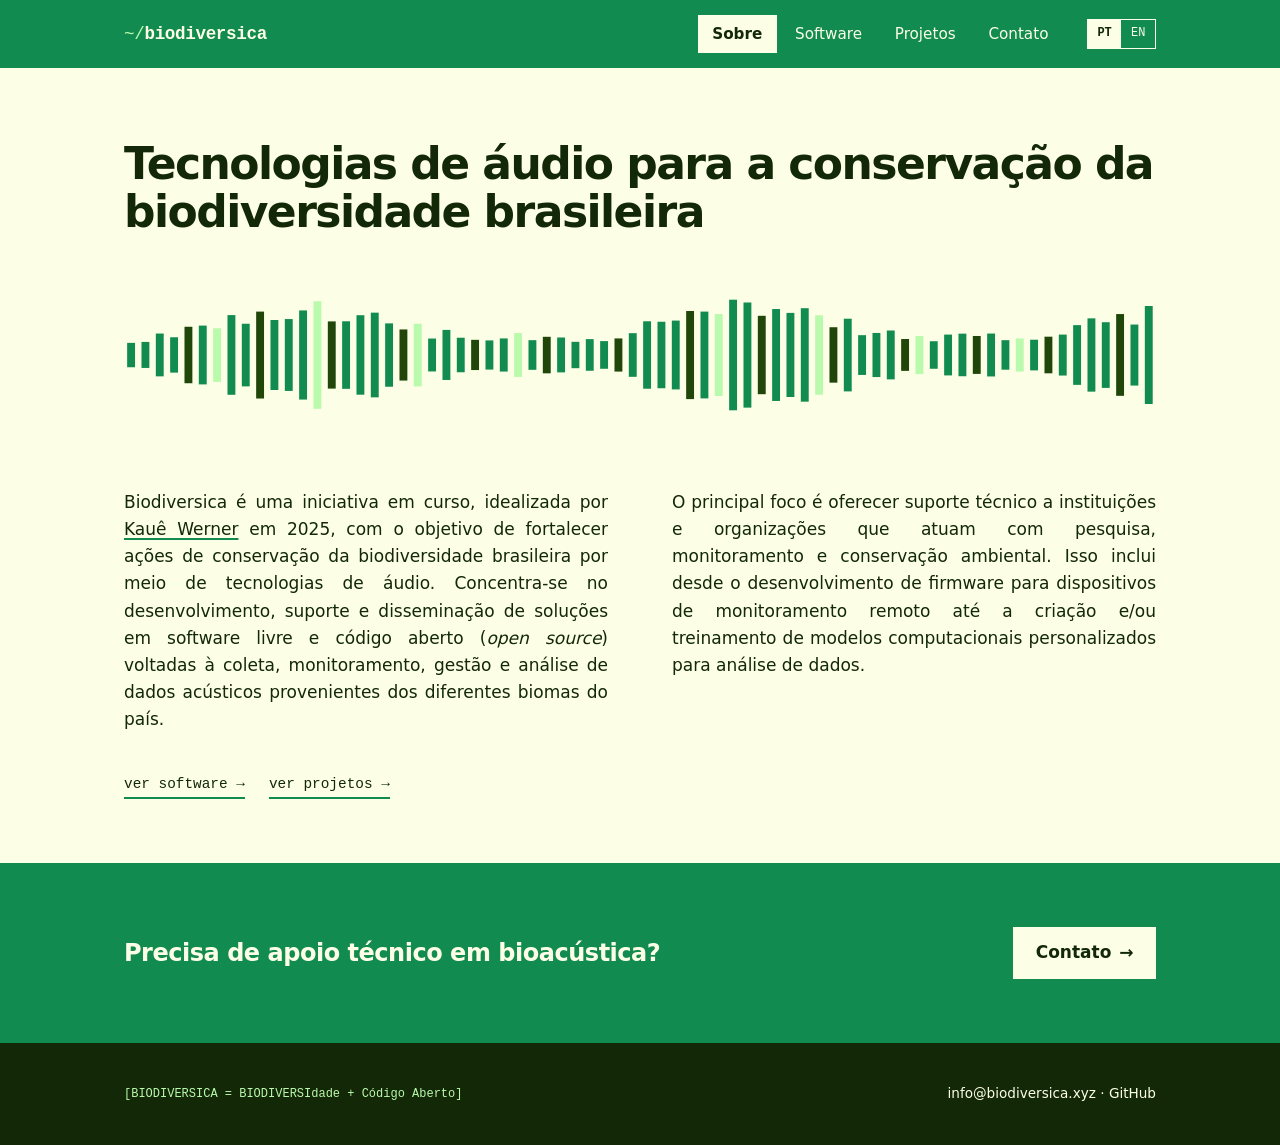
<file: index.html>
<!DOCTYPE html>
<html lang="pt-BR">
<head>
    <meta charset="UTF-8">
    <meta name="viewport" content="width=device-width, initial-scale=1.0">
    <title>biodiversica</title>
    <meta name="description" content="Biodiversica: software livre e tecnologias de áudio para a conservação da biodiversidade brasileira.">
    <meta name="theme-color" content="#118b50">
    <link rel="alternate" hreflang="en" href="index-en.html">
    <link rel="stylesheet" href="styles.css">
</head>
<body>
    <a class="skip" href="#main">Pular para o conteúdo</a>
    <header class="site-header">
        <div class="wrap header-inner">
            <a class="brand" href="index.html"><span>~/</span>biodiversica</a>
            <nav class="menu" aria-label="Navegação principal"><a href="index.html" aria-current="page">Sobre</a><a href="software.html">Software</a><a href="projects.html">Projetos</a><a href="contact.html">Contato</a></nav>
            <nav class="lang" aria-label="Idioma"><a href="index.html" aria-current="true" lang="pt-BR">PT</a><a href="index-en.html" hreflang="en" lang="en">EN</a></nav>
        </div>
    </header>
    <main id="main">
        <section class="hero">
            <div class="wrap">
                <h1>Tecnologias de áudio para a conservação da biodiversidade brasileira</h1>
                <svg class="wave" viewBox="0 0 720 120" preserveAspectRatio="none" aria-hidden="true" focusable="false"><rect x="2.2" y="49.6" width="5.5" height="20.9"/><rect x="12.2" y="48.8" width="5.5" height="22.3"/><rect x="22.2" y="41.6" width="5.5" height="36.7"/><rect x="32.2" y="44.8" width="5.5" height="30.3"/><rect x="42.2" y="35.8" width="5.5" height="48.4"/><rect x="52.2" y="34.8" width="5.5" height="50.4"/><rect x="62.2" y="37.1" width="5.5" height="45.9"/><rect x="72.2" y="25.8" width="5.5" height="68.3"/><rect x="82.2" y="33.2" width="5.5" height="53.7"/><rect x="92.2" y="22.8" width="5.5" height="74.5"/><rect x="102.2" y="30.0" width="5.5" height="60.0"/><rect x="112.2" y="29.2" width="5.5" height="61.6"/><rect x="122.2" y="21.8" width="5.5" height="76.4"/><rect x="132.2" y="13.9" width="5.5" height="92.2"/><rect x="142.2" y="31.2" width="5.5" height="57.6"/><rect x="152.2" y="31.1" width="5.5" height="57.9"/><rect x="162.2" y="25.9" width="5.5" height="68.1"/><rect x="172.2" y="23.7" width="5.5" height="72.6"/><rect x="182.2" y="32.9" width="5.5" height="54.3"/><rect x="192.2" y="38.1" width="5.5" height="43.8"/><rect x="202.2" y="33.2" width="5.5" height="53.7"/><rect x="212.2" y="45.9" width="5.5" height="28.2"/><rect x="222.2" y="38.5" width="5.5" height="42.9"/><rect x="232.2" y="45.2" width="5.5" height="29.6"/><rect x="242.2" y="47.0" width="5.5" height="25.9"/><rect x="252.2" y="47.5" width="5.5" height="25.0"/><rect x="262.2" y="45.8" width="5.5" height="28.4"/><rect x="272.2" y="41.2" width="5.5" height="37.6"/><rect x="282.2" y="47.3" width="5.5" height="25.4"/><rect x="292.2" y="44.4" width="5.5" height="31.3"/><rect x="302.2" y="45.0" width="5.5" height="29.9"/><rect x="312.2" y="48.7" width="5.5" height="22.6"/><rect x="322.2" y="46.4" width="5.5" height="27.1"/><rect x="332.2" y="48.1" width="5.5" height="23.7"/><rect x="342.2" y="45.8" width="5.5" height="28.4"/><rect x="352.2" y="41.3" width="5.5" height="37.4"/><rect x="362.2" y="31.1" width="5.5" height="57.8"/><rect x="372.2" y="31.5" width="5.5" height="57.0"/><rect x="382.2" y="30.5" width="5.5" height="59.0"/><rect x="392.2" y="22.3" width="5.5" height="75.5"/><rect x="402.2" y="22.8" width="5.5" height="74.4"/><rect x="412.2" y="24.9" width="5.5" height="70.3"/><rect x="422.2" y="12.6" width="5.5" height="94.8"/><rect x="432.2" y="15.0" width="5.5" height="90.1"/><rect x="442.2" y="26.4" width="5.5" height="67.2"/><rect x="452.2" y="20.6" width="5.5" height="78.8"/><rect x="462.2" y="23.9" width="5.5" height="72.1"/><rect x="472.2" y="19.9" width="5.5" height="80.1"/><rect x="482.2" y="26.0" width="5.5" height="68.0"/><rect x="492.2" y="36.2" width="5.5" height="47.5"/><rect x="502.2" y="28.9" width="5.5" height="62.3"/><rect x="512.2" y="43.0" width="5.5" height="34.1"/><rect x="522.2" y="41.1" width="5.5" height="37.8"/><rect x="532.2" y="39.0" width="5.5" height="41.9"/><rect x="542.2" y="46.3" width="5.5" height="27.3"/><rect x="552.2" y="43.7" width="5.5" height="32.7"/><rect x="562.2" y="48.2" width="5.5" height="23.6"/><rect x="572.2" y="42.5" width="5.5" height="35.0"/><rect x="582.2" y="41.7" width="5.5" height="36.5"/><rect x="592.2" y="43.7" width="5.5" height="32.5"/><rect x="602.2" y="41.6" width="5.5" height="36.8"/><rect x="612.2" y="47.3" width="5.5" height="25.3"/><rect x="622.2" y="45.8" width="5.5" height="28.4"/><rect x="632.2" y="46.9" width="5.5" height="26.3"/><rect x="642.2" y="44.3" width="5.5" height="31.4"/><rect x="652.2" y="42.5" width="5.5" height="35.1"/><rect x="662.2" y="34.4" width="5.5" height="51.2"/><rect x="672.2" y="28.6" width="5.5" height="62.8"/><rect x="682.2" y="31.9" width="5.5" height="56.3"/><rect x="692.2" y="24.9" width="5.5" height="70.1"/><rect x="702.2" y="33.9" width="5.5" height="52.3"/><rect x="712.2" y="18.0" width="5.5" height="84.0"/></svg>
            </div>
        </section>
        <section class="wrap prose two-col">
            <p>Biodiversica é uma iniciativa em curso, idealizada por <a href="https://kauewerner.github.io" target="_blank" rel="noopener">Kauê Werner</a> em 2025, com o objetivo de fortalecer ações de
            conservação da biodiversidade brasileira por meio de tecnologias de áudio. Concentra-se no desenvolvimento,
            suporte e disseminação de soluções em software livre e código aberto (<i>open source</i>) voltadas à coleta, monitoramento, gestão e análise de dados acústicos
            provenientes dos diferentes biomas do país.</p>
            <p>O principal foco é oferecer suporte técnico a instituições e organizações que atuam com pesquisa,
            monitoramento e conservação ambiental. Isso inclui desde o desenvolvimento de firmware para dispositivos
            de monitoramento remoto até a criação e/ou treinamento de modelos computacionais personalizados para
            análise de dados.</p>
        </section>
        <section class="wrap">
            <p class="more"><a href="software.html">ver software <span aria-hidden="true">→</span></a><a href="projects.html">ver projetos <span aria-hidden="true">→</span></a></p>
        </section>
        <section class="cta">
            <div class="wrap cta-inner">
                <h2>Precisa de apoio técnico em bioacústica?</h2>
                <a class="button light" href="contact.html">Contato <span aria-hidden="true">→</span></a>
            </div>
        </section>
    </main>
    <footer class="site-footer">
        <div class="wrap footer-inner">
            <p class="formula">[BIODIVERSICA = BIODIVERSIdade + Código Aberto]</p>
            <p><a href="mailto:info@biodiversica.xyz">info@biodiversica.xyz</a> · <a href="https://github.com/biodiversica" target="_blank" rel="noopener">GitHub</a></p>
        </div>
    </footer>
</body>
</html>
</file>
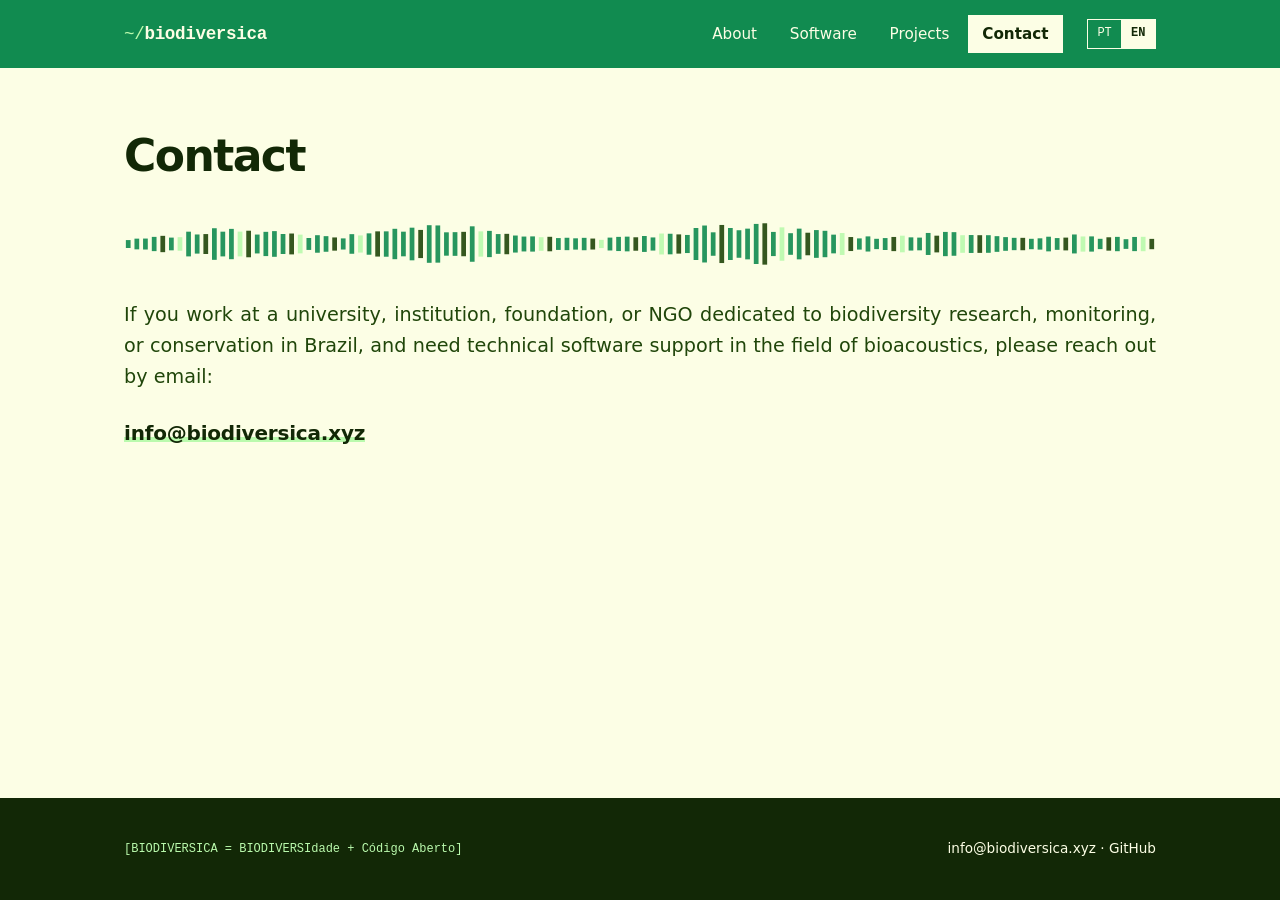
<file: contact-en.html>
<!DOCTYPE html>
<html lang="en">
<head>
    <meta charset="UTF-8">
    <meta name="viewport" content="width=device-width, initial-scale=1.0">
    <title>Contact · biodiversica</title>
    <meta name="description" content="Biodiversica: open source software and audio technologies for biodiversity conservation in Brazil.">
    <meta name="theme-color" content="#118b50">
    <link rel="alternate" hreflang="pt-BR" href="contact.html">
    <link rel="stylesheet" href="styles.css">
</head>
<body>
    <a class="skip" href="#main">Skip to content</a>
    <header class="site-header">
        <div class="wrap header-inner">
            <a class="brand" href="index-en.html"><span>~/</span>biodiversica</a>
            <nav class="menu" aria-label="Main navigation"><a href="index-en.html">About</a><a href="software-en.html">Software</a><a href="projects-en.html">Projects</a><a href="contact-en.html" aria-current="page">Contact</a></nav>
            <nav class="lang" aria-label="Language"><a href="contact.html" hreflang="pt-BR" lang="pt-BR">PT</a><a href="contact-en.html" aria-current="true" lang="en">EN</a></nav>
        </div>
    </header>
    <main id="main">
        <section class="page-head">
            <div class="wrap">
                <h1>Contact</h1>
                <svg class="wave thin" viewBox="0 0 720 60" preserveAspectRatio="none" aria-hidden="true" focusable="false"><rect x="1.3" y="25.1" width="3.3" height="9.9"/><rect x="7.3" y="23.3" width="3.3" height="13.4"/><rect x="13.3" y="23.2" width="3.3" height="13.7"/><rect x="19.4" y="21.1" width="3.3" height="17.8"/><rect x="25.4" y="19.8" width="3.3" height="20.4"/><rect x="31.4" y="22.0" width="3.3" height="15.9"/><rect x="37.4" y="21.5" width="3.3" height="16.9"/><rect x="43.4" y="14.6" width="3.3" height="30.9"/><rect x="49.4" y="18.1" width="3.3" height="23.9"/><rect x="55.4" y="17.6" width="3.3" height="24.9"/><rect x="61.4" y="10.3" width="3.3" height="39.5"/><rect x="67.3" y="14.6" width="3.3" height="30.9"/><rect x="73.3" y="11.1" width="3.3" height="37.9"/><rect x="79.3" y="14.5" width="3.3" height="31.0"/><rect x="85.3" y="13.4" width="3.3" height="33.2"/><rect x="91.3" y="18.2" width="3.3" height="23.6"/><rect x="97.3" y="14.8" width="3.3" height="30.3"/><rect x="103.3" y="13.9" width="3.3" height="32.1"/><rect x="109.3" y="17.5" width="3.3" height="25.0"/><rect x="115.3" y="16.9" width="3.3" height="26.1"/><rect x="121.3" y="18.3" width="3.3" height="23.4"/><rect x="127.3" y="22.5" width="3.3" height="14.9"/><rect x="133.3" y="19.0" width="3.3" height="21.9"/><rect x="139.3" y="20.2" width="3.3" height="19.5"/><rect x="145.3" y="21.8" width="3.3" height="16.5"/><rect x="151.3" y="23.0" width="3.3" height="13.9"/><rect x="157.3" y="17.7" width="3.3" height="24.5"/><rect x="163.3" y="19.3" width="3.3" height="21.4"/><rect x="169.3" y="16.7" width="3.3" height="26.7"/><rect x="175.3" y="14.2" width="3.3" height="31.5"/><rect x="181.3" y="14.2" width="3.3" height="31.7"/><rect x="187.3" y="11.0" width="3.3" height="38.0"/><rect x="193.3" y="14.6" width="3.3" height="30.8"/><rect x="199.3" y="9.6" width="3.3" height="40.8"/><rect x="205.3" y="12.4" width="3.3" height="35.2"/><rect x="211.3" y="6.5" width="3.3" height="47.0"/><rect x="217.3" y="6.8" width="3.3" height="46.5"/><rect x="223.3" y="15.4" width="3.3" height="29.2"/><rect x="229.3" y="15.2" width="3.3" height="29.6"/><rect x="235.3" y="14.8" width="3.3" height="30.5"/><rect x="241.3" y="7.9" width="3.3" height="44.3"/><rect x="247.3" y="14.2" width="3.3" height="31.6"/><rect x="253.3" y="13.6" width="3.3" height="32.8"/><rect x="259.4" y="17.6" width="3.3" height="24.7"/><rect x="265.4" y="17.3" width="3.3" height="25.5"/><rect x="271.4" y="19.4" width="3.3" height="21.3"/><rect x="277.4" y="20.7" width="3.3" height="18.6"/><rect x="283.4" y="20.5" width="3.3" height="19.0"/><rect x="289.4" y="21.5" width="3.3" height="17.0"/><rect x="295.4" y="21.0" width="3.3" height="18.1"/><rect x="301.4" y="22.6" width="3.3" height="14.8"/><rect x="307.4" y="22.2" width="3.3" height="15.5"/><rect x="313.4" y="22.9" width="3.3" height="14.1"/><rect x="319.4" y="22.3" width="3.3" height="15.5"/><rect x="325.4" y="23.2" width="3.3" height="13.7"/><rect x="331.4" y="24.8" width="3.3" height="10.3"/><rect x="337.4" y="22.0" width="3.3" height="16.1"/><rect x="343.4" y="21.1" width="3.3" height="17.7"/><rect x="349.4" y="20.8" width="3.3" height="18.4"/><rect x="355.4" y="21.6" width="3.3" height="16.8"/><rect x="361.4" y="20.0" width="3.3" height="19.9"/><rect x="367.4" y="21.8" width="3.3" height="16.4"/><rect x="373.4" y="16.9" width="3.3" height="26.2"/><rect x="379.4" y="17.2" width="3.3" height="25.7"/><rect x="385.4" y="18.0" width="3.3" height="24.0"/><rect x="391.4" y="18.7" width="3.3" height="22.6"/><rect x="397.4" y="10.0" width="3.3" height="40.0"/><rect x="403.4" y="6.9" width="3.3" height="46.2"/><rect x="409.4" y="15.4" width="3.3" height="29.3"/><rect x="415.4" y="6.2" width="3.3" height="47.6"/><rect x="421.4" y="10.0" width="3.3" height="40.0"/><rect x="427.4" y="12.8" width="3.3" height="34.4"/><rect x="433.4" y="10.8" width="3.3" height="38.4"/><rect x="439.4" y="4.9" width="3.3" height="50.1"/><rect x="445.4" y="4.1" width="3.3" height="51.7"/><rect x="451.4" y="14.9" width="3.3" height="30.2"/><rect x="457.4" y="9.2" width="3.3" height="41.7"/><rect x="463.4" y="16.5" width="3.3" height="27.0"/><rect x="469.4" y="10.8" width="3.3" height="38.4"/><rect x="475.4" y="15.9" width="3.3" height="28.2"/><rect x="481.4" y="12.6" width="3.3" height="34.7"/><rect x="487.4" y="13.5" width="3.3" height="33.0"/><rect x="493.4" y="18.3" width="3.3" height="23.4"/><rect x="499.4" y="16.3" width="3.3" height="27.4"/><rect x="505.4" y="21.3" width="3.3" height="17.5"/><rect x="511.4" y="23.0" width="3.3" height="14.0"/><rect x="517.4" y="20.5" width="3.3" height="18.9"/><rect x="523.4" y="23.5" width="3.3" height="12.9"/><rect x="529.4" y="22.6" width="3.3" height="14.9"/><rect x="535.4" y="21.2" width="3.3" height="17.7"/><rect x="541.4" y="19.6" width="3.3" height="20.8"/><rect x="547.4" y="21.7" width="3.3" height="16.5"/><rect x="553.4" y="22.0" width="3.3" height="15.9"/><rect x="559.4" y="16.2" width="3.3" height="27.5"/><rect x="565.4" y="19.6" width="3.3" height="20.9"/><rect x="571.4" y="14.9" width="3.3" height="30.3"/><rect x="577.4" y="15.2" width="3.3" height="29.5"/><rect x="583.4" y="19.0" width="3.3" height="22.0"/><rect x="589.4" y="18.8" width="3.3" height="22.4"/><rect x="595.4" y="19.0" width="3.3" height="22.1"/><rect x="601.4" y="19.0" width="3.3" height="22.0"/><rect x="607.4" y="20.2" width="3.3" height="19.6"/><rect x="613.4" y="21.4" width="3.3" height="17.1"/><rect x="619.4" y="22.3" width="3.3" height="15.4"/><rect x="625.4" y="22.3" width="3.3" height="15.5"/><rect x="631.4" y="23.5" width="3.3" height="13.0"/><rect x="637.4" y="22.9" width="3.3" height="14.1"/><rect x="643.4" y="20.9" width="3.3" height="18.3"/><rect x="649.4" y="22.6" width="3.3" height="14.7"/><rect x="655.4" y="22.0" width="3.3" height="16.0"/><rect x="661.4" y="18.1" width="3.3" height="23.7"/><rect x="667.4" y="20.6" width="3.3" height="18.9"/><rect x="673.4" y="20.5" width="3.3" height="19.0"/><rect x="679.4" y="23.5" width="3.3" height="12.9"/><rect x="685.4" y="21.6" width="3.3" height="16.7"/><rect x="691.4" y="21.1" width="3.3" height="17.9"/><rect x="697.4" y="24.0" width="3.3" height="12.1"/><rect x="703.4" y="21.2" width="3.3" height="17.7"/><rect x="709.4" y="21.0" width="3.3" height="18.0"/><rect x="715.4" y="23.6" width="3.3" height="12.9"/></svg>
            </div>
        </section>
        <section class="wrap contact-body">
            <p class="lead">If you work at a university, institution, foundation, or NGO dedicated
            to biodiversity research, monitoring, or conservation in Brazil,
            and need technical software support in the field of bioacoustics, please reach out by email:</p>
            <p class="mail"><a href="mailto:info@biodiversica.xyz">info@biodiversica.xyz</a></p>
        </section>
    </main>
    <footer class="site-footer">
        <div class="wrap footer-inner">
            <p class="formula" lang="pt-BR">[BIODIVERSICA = BIODIVERSIdade + Código Aberto]</p>
            <p><a href="mailto:info@biodiversica.xyz">info@biodiversica.xyz</a> · <a href="https://github.com/biodiversica" target="_blank" rel="noopener">GitHub</a></p>
        </div>
    </footer>
</body>
</html>
</file>
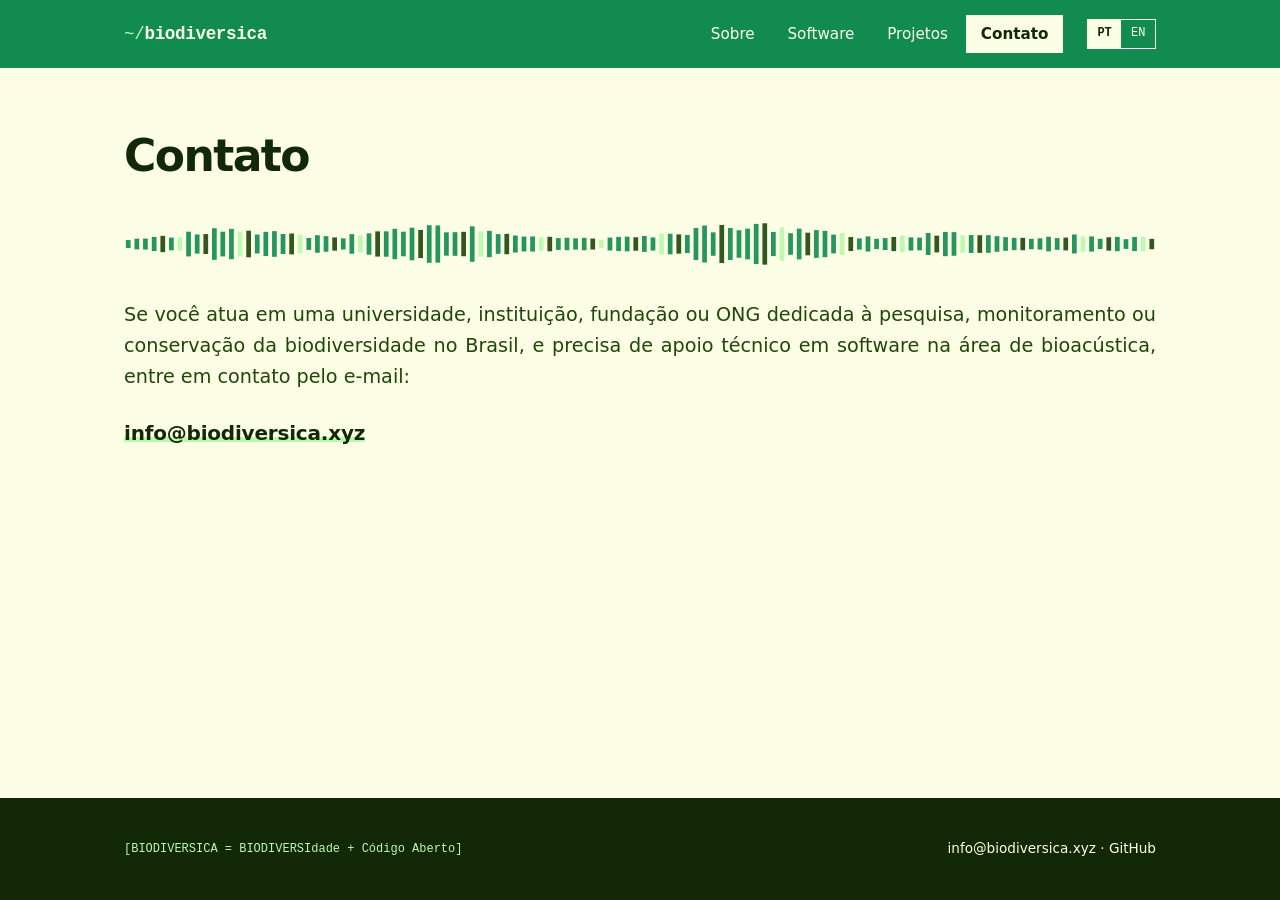
<file: contact.html>
<!DOCTYPE html>
<html lang="pt-BR">
<head>
    <meta charset="UTF-8">
    <meta name="viewport" content="width=device-width, initial-scale=1.0">
    <title>Contato · biodiversica</title>
    <meta name="description" content="Biodiversica: software livre e tecnologias de áudio para a conservação da biodiversidade brasileira.">
    <meta name="theme-color" content="#118b50">
    <link rel="alternate" hreflang="en" href="contact-en.html">
    <link rel="stylesheet" href="styles.css">
</head>
<body>
    <a class="skip" href="#main">Pular para o conteúdo</a>
    <header class="site-header">
        <div class="wrap header-inner">
            <a class="brand" href="index.html"><span>~/</span>biodiversica</a>
            <nav class="menu" aria-label="Navegação principal"><a href="index.html">Sobre</a><a href="software.html">Software</a><a href="projects.html">Projetos</a><a href="contact.html" aria-current="page">Contato</a></nav>
            <nav class="lang" aria-label="Idioma"><a href="contact.html" aria-current="true" lang="pt-BR">PT</a><a href="contact-en.html" hreflang="en" lang="en">EN</a></nav>
        </div>
    </header>
    <main id="main">
        <section class="page-head">
            <div class="wrap">
                <h1>Contato</h1>
                <svg class="wave thin" viewBox="0 0 720 60" preserveAspectRatio="none" aria-hidden="true" focusable="false"><rect x="1.3" y="25.1" width="3.3" height="9.9"/><rect x="7.3" y="23.3" width="3.3" height="13.4"/><rect x="13.3" y="23.2" width="3.3" height="13.7"/><rect x="19.4" y="21.1" width="3.3" height="17.8"/><rect x="25.4" y="19.8" width="3.3" height="20.4"/><rect x="31.4" y="22.0" width="3.3" height="15.9"/><rect x="37.4" y="21.5" width="3.3" height="16.9"/><rect x="43.4" y="14.6" width="3.3" height="30.9"/><rect x="49.4" y="18.1" width="3.3" height="23.9"/><rect x="55.4" y="17.6" width="3.3" height="24.9"/><rect x="61.4" y="10.3" width="3.3" height="39.5"/><rect x="67.3" y="14.6" width="3.3" height="30.9"/><rect x="73.3" y="11.1" width="3.3" height="37.9"/><rect x="79.3" y="14.5" width="3.3" height="31.0"/><rect x="85.3" y="13.4" width="3.3" height="33.2"/><rect x="91.3" y="18.2" width="3.3" height="23.6"/><rect x="97.3" y="14.8" width="3.3" height="30.3"/><rect x="103.3" y="13.9" width="3.3" height="32.1"/><rect x="109.3" y="17.5" width="3.3" height="25.0"/><rect x="115.3" y="16.9" width="3.3" height="26.1"/><rect x="121.3" y="18.3" width="3.3" height="23.4"/><rect x="127.3" y="22.5" width="3.3" height="14.9"/><rect x="133.3" y="19.0" width="3.3" height="21.9"/><rect x="139.3" y="20.2" width="3.3" height="19.5"/><rect x="145.3" y="21.8" width="3.3" height="16.5"/><rect x="151.3" y="23.0" width="3.3" height="13.9"/><rect x="157.3" y="17.7" width="3.3" height="24.5"/><rect x="163.3" y="19.3" width="3.3" height="21.4"/><rect x="169.3" y="16.7" width="3.3" height="26.7"/><rect x="175.3" y="14.2" width="3.3" height="31.5"/><rect x="181.3" y="14.2" width="3.3" height="31.7"/><rect x="187.3" y="11.0" width="3.3" height="38.0"/><rect x="193.3" y="14.6" width="3.3" height="30.8"/><rect x="199.3" y="9.6" width="3.3" height="40.8"/><rect x="205.3" y="12.4" width="3.3" height="35.2"/><rect x="211.3" y="6.5" width="3.3" height="47.0"/><rect x="217.3" y="6.8" width="3.3" height="46.5"/><rect x="223.3" y="15.4" width="3.3" height="29.2"/><rect x="229.3" y="15.2" width="3.3" height="29.6"/><rect x="235.3" y="14.8" width="3.3" height="30.5"/><rect x="241.3" y="7.9" width="3.3" height="44.3"/><rect x="247.3" y="14.2" width="3.3" height="31.6"/><rect x="253.3" y="13.6" width="3.3" height="32.8"/><rect x="259.4" y="17.6" width="3.3" height="24.7"/><rect x="265.4" y="17.3" width="3.3" height="25.5"/><rect x="271.4" y="19.4" width="3.3" height="21.3"/><rect x="277.4" y="20.7" width="3.3" height="18.6"/><rect x="283.4" y="20.5" width="3.3" height="19.0"/><rect x="289.4" y="21.5" width="3.3" height="17.0"/><rect x="295.4" y="21.0" width="3.3" height="18.1"/><rect x="301.4" y="22.6" width="3.3" height="14.8"/><rect x="307.4" y="22.2" width="3.3" height="15.5"/><rect x="313.4" y="22.9" width="3.3" height="14.1"/><rect x="319.4" y="22.3" width="3.3" height="15.5"/><rect x="325.4" y="23.2" width="3.3" height="13.7"/><rect x="331.4" y="24.8" width="3.3" height="10.3"/><rect x="337.4" y="22.0" width="3.3" height="16.1"/><rect x="343.4" y="21.1" width="3.3" height="17.7"/><rect x="349.4" y="20.8" width="3.3" height="18.4"/><rect x="355.4" y="21.6" width="3.3" height="16.8"/><rect x="361.4" y="20.0" width="3.3" height="19.9"/><rect x="367.4" y="21.8" width="3.3" height="16.4"/><rect x="373.4" y="16.9" width="3.3" height="26.2"/><rect x="379.4" y="17.2" width="3.3" height="25.7"/><rect x="385.4" y="18.0" width="3.3" height="24.0"/><rect x="391.4" y="18.7" width="3.3" height="22.6"/><rect x="397.4" y="10.0" width="3.3" height="40.0"/><rect x="403.4" y="6.9" width="3.3" height="46.2"/><rect x="409.4" y="15.4" width="3.3" height="29.3"/><rect x="415.4" y="6.2" width="3.3" height="47.6"/><rect x="421.4" y="10.0" width="3.3" height="40.0"/><rect x="427.4" y="12.8" width="3.3" height="34.4"/><rect x="433.4" y="10.8" width="3.3" height="38.4"/><rect x="439.4" y="4.9" width="3.3" height="50.1"/><rect x="445.4" y="4.1" width="3.3" height="51.7"/><rect x="451.4" y="14.9" width="3.3" height="30.2"/><rect x="457.4" y="9.2" width="3.3" height="41.7"/><rect x="463.4" y="16.5" width="3.3" height="27.0"/><rect x="469.4" y="10.8" width="3.3" height="38.4"/><rect x="475.4" y="15.9" width="3.3" height="28.2"/><rect x="481.4" y="12.6" width="3.3" height="34.7"/><rect x="487.4" y="13.5" width="3.3" height="33.0"/><rect x="493.4" y="18.3" width="3.3" height="23.4"/><rect x="499.4" y="16.3" width="3.3" height="27.4"/><rect x="505.4" y="21.3" width="3.3" height="17.5"/><rect x="511.4" y="23.0" width="3.3" height="14.0"/><rect x="517.4" y="20.5" width="3.3" height="18.9"/><rect x="523.4" y="23.5" width="3.3" height="12.9"/><rect x="529.4" y="22.6" width="3.3" height="14.9"/><rect x="535.4" y="21.2" width="3.3" height="17.7"/><rect x="541.4" y="19.6" width="3.3" height="20.8"/><rect x="547.4" y="21.7" width="3.3" height="16.5"/><rect x="553.4" y="22.0" width="3.3" height="15.9"/><rect x="559.4" y="16.2" width="3.3" height="27.5"/><rect x="565.4" y="19.6" width="3.3" height="20.9"/><rect x="571.4" y="14.9" width="3.3" height="30.3"/><rect x="577.4" y="15.2" width="3.3" height="29.5"/><rect x="583.4" y="19.0" width="3.3" height="22.0"/><rect x="589.4" y="18.8" width="3.3" height="22.4"/><rect x="595.4" y="19.0" width="3.3" height="22.1"/><rect x="601.4" y="19.0" width="3.3" height="22.0"/><rect x="607.4" y="20.2" width="3.3" height="19.6"/><rect x="613.4" y="21.4" width="3.3" height="17.1"/><rect x="619.4" y="22.3" width="3.3" height="15.4"/><rect x="625.4" y="22.3" width="3.3" height="15.5"/><rect x="631.4" y="23.5" width="3.3" height="13.0"/><rect x="637.4" y="22.9" width="3.3" height="14.1"/><rect x="643.4" y="20.9" width="3.3" height="18.3"/><rect x="649.4" y="22.6" width="3.3" height="14.7"/><rect x="655.4" y="22.0" width="3.3" height="16.0"/><rect x="661.4" y="18.1" width="3.3" height="23.7"/><rect x="667.4" y="20.6" width="3.3" height="18.9"/><rect x="673.4" y="20.5" width="3.3" height="19.0"/><rect x="679.4" y="23.5" width="3.3" height="12.9"/><rect x="685.4" y="21.6" width="3.3" height="16.7"/><rect x="691.4" y="21.1" width="3.3" height="17.9"/><rect x="697.4" y="24.0" width="3.3" height="12.1"/><rect x="703.4" y="21.2" width="3.3" height="17.7"/><rect x="709.4" y="21.0" width="3.3" height="18.0"/><rect x="715.4" y="23.6" width="3.3" height="12.9"/></svg>
            </div>
        </section>
        <section class="wrap contact-body">
            <p class="lead">Se você atua em uma universidade, instituição, fundação ou ONG dedicada
            à pesquisa, monitoramento ou conservação da biodiversidade no Brasil,
            e precisa de apoio técnico em software na área de bioacústica, entre em
            contato pelo e-mail:</p>
            <p class="mail"><a href="mailto:info@biodiversica.xyz">info@biodiversica.xyz</a></p>
        </section>
    </main>
    <footer class="site-footer">
        <div class="wrap footer-inner">
            <p class="formula">[BIODIVERSICA = BIODIVERSIdade + Código Aberto]</p>
            <p><a href="mailto:info@biodiversica.xyz">info@biodiversica.xyz</a> · <a href="https://github.com/biodiversica" target="_blank" rel="noopener">GitHub</a></p>
        </div>
    </footer>
</body>
</html>
</file>
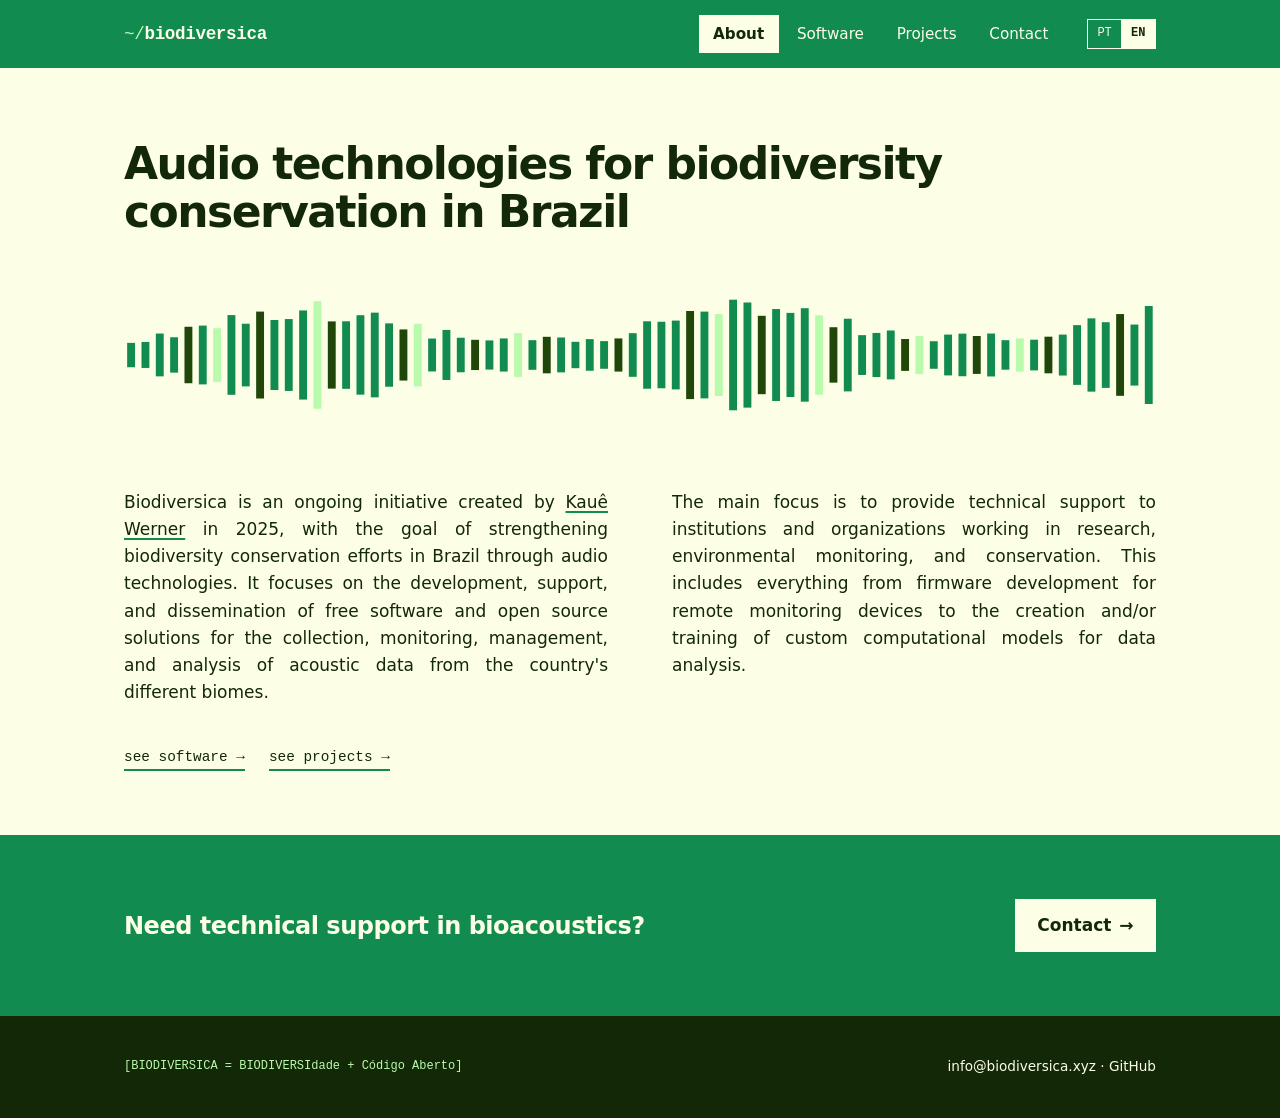
<file: index-en.html>
<!DOCTYPE html>
<html lang="en">
<head>
    <meta charset="UTF-8">
    <meta name="viewport" content="width=device-width, initial-scale=1.0">
    <title>biodiversica</title>
    <meta name="description" content="Biodiversica: open source software and audio technologies for biodiversity conservation in Brazil.">
    <meta name="theme-color" content="#118b50">
    <link rel="alternate" hreflang="pt-BR" href="index.html">
    <link rel="stylesheet" href="styles.css">
</head>
<body>
    <a class="skip" href="#main">Skip to content</a>
    <header class="site-header">
        <div class="wrap header-inner">
            <a class="brand" href="index-en.html"><span>~/</span>biodiversica</a>
            <nav class="menu" aria-label="Main navigation"><a href="index-en.html" aria-current="page">About</a><a href="software-en.html">Software</a><a href="projects-en.html">Projects</a><a href="contact-en.html">Contact</a></nav>
            <nav class="lang" aria-label="Language"><a href="index.html" hreflang="pt-BR" lang="pt-BR">PT</a><a href="index-en.html" aria-current="true" lang="en">EN</a></nav>
        </div>
    </header>
    <main id="main">
        <section class="hero">
            <div class="wrap">
                <h1>Audio technologies for biodiversity conservation in Brazil</h1>
                <svg class="wave" viewBox="0 0 720 120" preserveAspectRatio="none" aria-hidden="true" focusable="false"><rect x="2.2" y="49.6" width="5.5" height="20.9"/><rect x="12.2" y="48.8" width="5.5" height="22.3"/><rect x="22.2" y="41.6" width="5.5" height="36.7"/><rect x="32.2" y="44.8" width="5.5" height="30.3"/><rect x="42.2" y="35.8" width="5.5" height="48.4"/><rect x="52.2" y="34.8" width="5.5" height="50.4"/><rect x="62.2" y="37.1" width="5.5" height="45.9"/><rect x="72.2" y="25.8" width="5.5" height="68.3"/><rect x="82.2" y="33.2" width="5.5" height="53.7"/><rect x="92.2" y="22.8" width="5.5" height="74.5"/><rect x="102.2" y="30.0" width="5.5" height="60.0"/><rect x="112.2" y="29.2" width="5.5" height="61.6"/><rect x="122.2" y="21.8" width="5.5" height="76.4"/><rect x="132.2" y="13.9" width="5.5" height="92.2"/><rect x="142.2" y="31.2" width="5.5" height="57.6"/><rect x="152.2" y="31.1" width="5.5" height="57.9"/><rect x="162.2" y="25.9" width="5.5" height="68.1"/><rect x="172.2" y="23.7" width="5.5" height="72.6"/><rect x="182.2" y="32.9" width="5.5" height="54.3"/><rect x="192.2" y="38.1" width="5.5" height="43.8"/><rect x="202.2" y="33.2" width="5.5" height="53.7"/><rect x="212.2" y="45.9" width="5.5" height="28.2"/><rect x="222.2" y="38.5" width="5.5" height="42.9"/><rect x="232.2" y="45.2" width="5.5" height="29.6"/><rect x="242.2" y="47.0" width="5.5" height="25.9"/><rect x="252.2" y="47.5" width="5.5" height="25.0"/><rect x="262.2" y="45.8" width="5.5" height="28.4"/><rect x="272.2" y="41.2" width="5.5" height="37.6"/><rect x="282.2" y="47.3" width="5.5" height="25.4"/><rect x="292.2" y="44.4" width="5.5" height="31.3"/><rect x="302.2" y="45.0" width="5.5" height="29.9"/><rect x="312.2" y="48.7" width="5.5" height="22.6"/><rect x="322.2" y="46.4" width="5.5" height="27.1"/><rect x="332.2" y="48.1" width="5.5" height="23.7"/><rect x="342.2" y="45.8" width="5.5" height="28.4"/><rect x="352.2" y="41.3" width="5.5" height="37.4"/><rect x="362.2" y="31.1" width="5.5" height="57.8"/><rect x="372.2" y="31.5" width="5.5" height="57.0"/><rect x="382.2" y="30.5" width="5.5" height="59.0"/><rect x="392.2" y="22.3" width="5.5" height="75.5"/><rect x="402.2" y="22.8" width="5.5" height="74.4"/><rect x="412.2" y="24.9" width="5.5" height="70.3"/><rect x="422.2" y="12.6" width="5.5" height="94.8"/><rect x="432.2" y="15.0" width="5.5" height="90.1"/><rect x="442.2" y="26.4" width="5.5" height="67.2"/><rect x="452.2" y="20.6" width="5.5" height="78.8"/><rect x="462.2" y="23.9" width="5.5" height="72.1"/><rect x="472.2" y="19.9" width="5.5" height="80.1"/><rect x="482.2" y="26.0" width="5.5" height="68.0"/><rect x="492.2" y="36.2" width="5.5" height="47.5"/><rect x="502.2" y="28.9" width="5.5" height="62.3"/><rect x="512.2" y="43.0" width="5.5" height="34.1"/><rect x="522.2" y="41.1" width="5.5" height="37.8"/><rect x="532.2" y="39.0" width="5.5" height="41.9"/><rect x="542.2" y="46.3" width="5.5" height="27.3"/><rect x="552.2" y="43.7" width="5.5" height="32.7"/><rect x="562.2" y="48.2" width="5.5" height="23.6"/><rect x="572.2" y="42.5" width="5.5" height="35.0"/><rect x="582.2" y="41.7" width="5.5" height="36.5"/><rect x="592.2" y="43.7" width="5.5" height="32.5"/><rect x="602.2" y="41.6" width="5.5" height="36.8"/><rect x="612.2" y="47.3" width="5.5" height="25.3"/><rect x="622.2" y="45.8" width="5.5" height="28.4"/><rect x="632.2" y="46.9" width="5.5" height="26.3"/><rect x="642.2" y="44.3" width="5.5" height="31.4"/><rect x="652.2" y="42.5" width="5.5" height="35.1"/><rect x="662.2" y="34.4" width="5.5" height="51.2"/><rect x="672.2" y="28.6" width="5.5" height="62.8"/><rect x="682.2" y="31.9" width="5.5" height="56.3"/><rect x="692.2" y="24.9" width="5.5" height="70.1"/><rect x="702.2" y="33.9" width="5.5" height="52.3"/><rect x="712.2" y="18.0" width="5.5" height="84.0"/></svg>
            </div>
        </section>
        <section class="wrap prose two-col">
            <p>Biodiversica is an ongoing initiative created by <a href="https://kauewerner.github.io" target="_blank" rel="noopener">Kauê Werner</a> in 2025, with the goal of strengthening
            biodiversity conservation efforts in Brazil through audio technologies. It focuses on the development,
            support, and dissemination of free software and open source solutions for the collection, monitoring, management, and analysis
            of acoustic data from the country's different biomes.</p>
            <p>The main focus is to provide technical support to institutions and organizations working in research,
            environmental monitoring, and conservation. This includes everything from firmware development for remote
            monitoring devices to the creation and/or training of custom computational models for data analysis.</p>
        </section>
        <section class="wrap">
            <p class="more"><a href="software-en.html">see software <span aria-hidden="true">→</span></a><a href="projects-en.html">see projects <span aria-hidden="true">→</span></a></p>
        </section>
        <section class="cta">
            <div class="wrap cta-inner">
                <h2>Need technical support in bioacoustics?</h2>
                <a class="button light" href="contact-en.html">Contact <span aria-hidden="true">→</span></a>
            </div>
        </section>
    </main>
    <footer class="site-footer">
        <div class="wrap footer-inner">
            <p class="formula" lang="pt-BR">[BIODIVERSICA = BIODIVERSIdade + Código Aberto]</p>
            <p><a href="mailto:info@biodiversica.xyz">info@biodiversica.xyz</a> · <a href="https://github.com/biodiversica" target="_blank" rel="noopener">GitHub</a></p>
        </div>
    </footer>
</body>
</html>
</file>
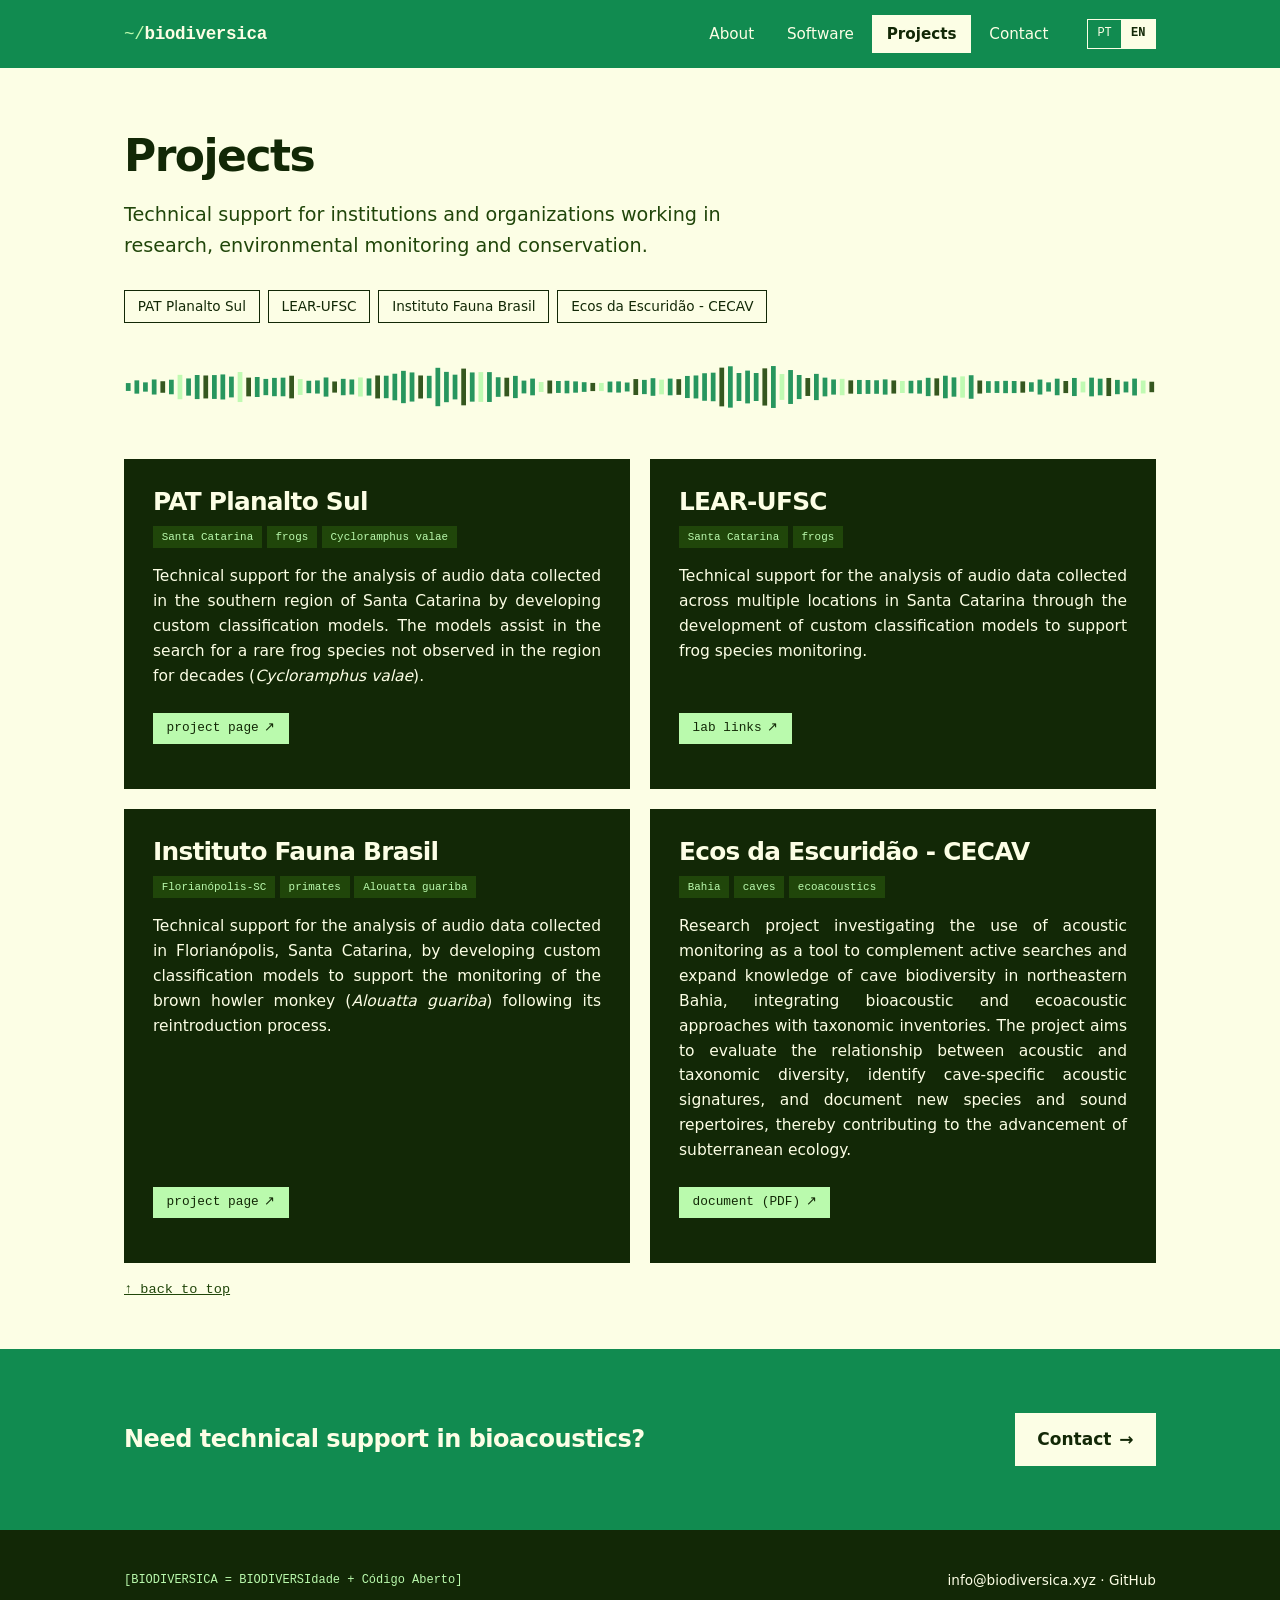
<file: projects-en.html>
<!DOCTYPE html>
<html lang="en">
<head>
    <meta charset="UTF-8">
    <meta name="viewport" content="width=device-width, initial-scale=1.0">
    <title>Projects · biodiversica</title>
    <meta name="description" content="Biodiversica: open source software and audio technologies for biodiversity conservation in Brazil.">
    <meta name="theme-color" content="#118b50">
    <link rel="alternate" hreflang="pt-BR" href="projects.html">
    <link rel="stylesheet" href="styles.css">
</head>
<body>
    <a class="skip" href="#main">Skip to content</a>
    <header class="site-header">
        <div class="wrap header-inner">
            <a class="brand" href="index-en.html"><span>~/</span>biodiversica</a>
            <nav class="menu" aria-label="Main navigation"><a href="index-en.html">About</a><a href="software-en.html">Software</a><a href="projects-en.html" aria-current="page">Projects</a><a href="contact-en.html">Contact</a></nav>
            <nav class="lang" aria-label="Language"><a href="projects.html" hreflang="pt-BR" lang="pt-BR">PT</a><a href="projects-en.html" aria-current="true" lang="en">EN</a></nav>
        </div>
    </header>
    <main id="main">
        <section class="page-head">
            <div class="wrap">
                <h1>Projects</h1>
                <p class="lead">Technical support for institutions and organizations working in research, environmental monitoring and conservation.</p>
                <nav class="jump" aria-label="Index"><a href="#project1">PAT Planalto Sul</a><a href="#project2">LEAR-UFSC</a><a href="#project3">Instituto Fauna Brasil</a><a href="#project4">Ecos da Escuridão - CECAV</a></nav>
                <svg class="wave thin" viewBox="0 0 720 60" preserveAspectRatio="none" aria-hidden="true" focusable="false"><rect x="1.3" y="25.1" width="3.3" height="9.8"/><rect x="7.3" y="21.7" width="3.3" height="16.6"/><rect x="13.3" y="24.2" width="3.3" height="11.6"/><rect x="19.4" y="20.6" width="3.3" height="18.8"/><rect x="25.4" y="22.8" width="3.3" height="14.4"/><rect x="31.4" y="20.9" width="3.3" height="18.2"/><rect x="37.4" y="14.8" width="3.3" height="30.5"/><rect x="43.4" y="19.3" width="3.3" height="21.5"/><rect x="49.4" y="15.0" width="3.3" height="30.1"/><rect x="55.4" y="15.6" width="3.3" height="28.7"/><rect x="61.4" y="15.1" width="3.3" height="29.8"/><rect x="67.3" y="14.3" width="3.3" height="31.3"/><rect x="73.3" y="17.0" width="3.3" height="26.0"/><rect x="79.3" y="11.3" width="3.3" height="37.5"/><rect x="85.3" y="18.3" width="3.3" height="23.4"/><rect x="91.3" y="17.5" width="3.3" height="25.0"/><rect x="97.3" y="19.9" width="3.3" height="20.3"/><rect x="103.3" y="18.6" width="3.3" height="22.9"/><rect x="109.3" y="18.3" width="3.3" height="23.3"/><rect x="115.3" y="15.9" width="3.3" height="28.3"/><rect x="121.3" y="20.1" width="3.3" height="19.8"/><rect x="127.3" y="22.2" width="3.3" height="15.5"/><rect x="133.3" y="21.8" width="3.3" height="16.4"/><rect x="139.3" y="18.1" width="3.3" height="23.9"/><rect x="145.3" y="23.1" width="3.3" height="13.9"/><rect x="151.3" y="19.8" width="3.3" height="20.5"/><rect x="157.3" y="20.6" width="3.3" height="18.8"/><rect x="163.3" y="18.1" width="3.3" height="23.8"/><rect x="169.3" y="19.3" width="3.3" height="21.4"/><rect x="175.3" y="15.6" width="3.3" height="28.7"/><rect x="181.3" y="15.9" width="3.3" height="28.1"/><rect x="187.3" y="13.4" width="3.3" height="33.2"/><rect x="193.3" y="9.8" width="3.3" height="40.4"/><rect x="199.3" y="11.8" width="3.3" height="36.4"/><rect x="205.3" y="15.6" width="3.3" height="28.8"/><rect x="211.3" y="16.0" width="3.3" height="28.0"/><rect x="217.3" y="6.0" width="3.3" height="48.0"/><rect x="223.3" y="11.1" width="3.3" height="37.9"/><rect x="229.3" y="14.6" width="3.3" height="30.9"/><rect x="235.3" y="7.0" width="3.3" height="45.9"/><rect x="241.3" y="11.8" width="3.3" height="36.5"/><rect x="247.3" y="11.4" width="3.3" height="37.2"/><rect x="253.3" y="11.4" width="3.3" height="37.3"/><rect x="259.4" y="17.8" width="3.3" height="24.5"/><rect x="265.4" y="18.4" width="3.3" height="23.3"/><rect x="271.4" y="16.1" width="3.3" height="27.8"/><rect x="277.4" y="22.0" width="3.3" height="16.0"/><rect x="283.4" y="19.5" width="3.3" height="20.9"/><rect x="289.4" y="23.8" width="3.3" height="12.4"/><rect x="295.4" y="21.9" width="3.3" height="16.2"/><rect x="301.4" y="22.5" width="3.3" height="14.9"/><rect x="307.4" y="22.2" width="3.3" height="15.7"/><rect x="313.4" y="23.0" width="3.3" height="14.1"/><rect x="319.4" y="24.0" width="3.3" height="12.1"/><rect x="325.4" y="24.9" width="3.3" height="10.2"/><rect x="331.4" y="24.9" width="3.3" height="10.2"/><rect x="337.4" y="23.2" width="3.3" height="13.5"/><rect x="343.4" y="23.0" width="3.3" height="14.0"/><rect x="349.4" y="24.4" width="3.3" height="11.2"/><rect x="355.4" y="20.1" width="3.3" height="19.9"/><rect x="361.4" y="21.1" width="3.3" height="17.8"/><rect x="367.4" y="19.0" width="3.3" height="22.0"/><rect x="373.4" y="20.8" width="3.3" height="18.4"/><rect x="379.4" y="19.5" width="3.3" height="20.9"/><rect x="385.4" y="20.2" width="3.3" height="19.6"/><rect x="391.4" y="16.2" width="3.3" height="27.6"/><rect x="397.4" y="15.6" width="3.3" height="28.7"/><rect x="403.4" y="12.8" width="3.3" height="34.4"/><rect x="409.4" y="12.1" width="3.3" height="35.7"/><rect x="415.4" y="5.8" width="3.3" height="48.4"/><rect x="421.4" y="4.1" width="3.3" height="51.7"/><rect x="427.4" y="12.5" width="3.3" height="35.0"/><rect x="433.4" y="9.5" width="3.3" height="41.0"/><rect x="439.4" y="12.5" width="3.3" height="35.0"/><rect x="445.4" y="6.7" width="3.3" height="46.5"/><rect x="451.4" y="3.8" width="3.3" height="52.4"/><rect x="457.4" y="13.8" width="3.3" height="32.3"/><rect x="463.4" y="8.8" width="3.3" height="42.4"/><rect x="469.4" y="15.0" width="3.3" height="30.1"/><rect x="475.4" y="18.8" width="3.3" height="22.4"/><rect x="481.4" y="13.6" width="3.3" height="32.8"/><rect x="487.4" y="18.3" width="3.3" height="23.4"/><rect x="493.4" y="20.6" width="3.3" height="18.9"/><rect x="499.4" y="19.8" width="3.3" height="20.5"/><rect x="505.4" y="21.7" width="3.3" height="16.6"/><rect x="511.4" y="21.2" width="3.3" height="17.6"/><rect x="517.4" y="21.3" width="3.3" height="17.3"/><rect x="523.4" y="21.6" width="3.3" height="16.9"/><rect x="529.4" y="20.5" width="3.3" height="19.0"/><rect x="535.4" y="21.8" width="3.3" height="16.4"/><rect x="541.4" y="22.5" width="3.3" height="15.0"/><rect x="547.4" y="22.2" width="3.3" height="15.7"/><rect x="553.4" y="21.6" width="3.3" height="16.7"/><rect x="559.4" y="18.5" width="3.3" height="22.9"/><rect x="565.4" y="19.2" width="3.3" height="21.5"/><rect x="571.4" y="15.9" width="3.3" height="28.2"/><rect x="577.4" y="18.0" width="3.3" height="24.1"/><rect x="583.4" y="16.7" width="3.3" height="26.6"/><rect x="589.4" y="15.3" width="3.3" height="29.4"/><rect x="595.4" y="21.9" width="3.3" height="16.3"/><rect x="601.4" y="22.7" width="3.3" height="14.6"/><rect x="607.4" y="22.7" width="3.3" height="14.7"/><rect x="613.4" y="22.3" width="3.3" height="15.4"/><rect x="619.4" y="22.5" width="3.3" height="15.1"/><rect x="625.4" y="23.0" width="3.3" height="14.1"/><rect x="631.4" y="24.1" width="3.3" height="11.8"/><rect x="637.4" y="20.7" width="3.3" height="18.7"/><rect x="643.4" y="24.2" width="3.3" height="11.5"/><rect x="649.4" y="19.6" width="3.3" height="20.7"/><rect x="655.4" y="22.5" width="3.3" height="15.1"/><rect x="661.4" y="18.7" width="3.3" height="22.6"/><rect x="667.4" y="23.2" width="3.3" height="13.6"/><rect x="673.4" y="18.3" width="3.3" height="23.4"/><rect x="679.4" y="19.6" width="3.3" height="20.8"/><rect x="685.4" y="18.7" width="3.3" height="22.6"/><rect x="691.4" y="21.1" width="3.3" height="17.9"/><rect x="697.4" y="23.2" width="3.3" height="13.6"/><rect x="703.4" y="19.5" width="3.3" height="21.1"/><rect x="709.4" y="21.9" width="3.3" height="16.2"/><rect x="715.4" y="23.4" width="3.3" height="13.1"/></svg>
            </div>
        </section>
        <section class="wrap grid">
            <article class="card" id="project1">
                <h2><a href="https://ima.sc.gov.br/index.php/biodiversidade/planos-de-acao/pat-planalto-sul" target="_blank" rel="noopener">PAT Planalto Sul</a></h2>
                <ul class="tags"><li>Santa Catarina</li><li>frogs</li><li>Cycloramphus valae</li></ul>
                <p>Technical support for the analysis of audio data collected in the southern region of Santa Catarina by developing custom classification models. The models assist in the search for a rare frog species not observed in the region for decades (<i>Cycloramphus valae</i>).</p>
                
                <p class="card-foot"><a href="https://ima.sc.gov.br/index.php/biodiversidade/planos-de-acao/pat-planalto-sul" target="_blank" rel="noopener" class="pill">project page <span aria-hidden="true">↗</span></a></p>
            </article>
            <article class="card" id="project2">
                <h2><a href="https://linktr.ee/lear.ufsc" target="_blank" rel="noopener">LEAR-UFSC</a></h2>
                <ul class="tags"><li>Santa Catarina</li><li>frogs</li></ul>
                <p>Technical support for the analysis of audio data collected across multiple locations in Santa Catarina through the development of custom classification models to support frog species monitoring.</p>
                
                <p class="card-foot"><a href="https://linktr.ee/lear.ufsc" target="_blank" rel="noopener" class="pill">lab links <span aria-hidden="true">↗</span></a></p>
            </article>
            <article class="card" id="project3">
                <h2><a href="https://institutofaunabrasil.org.br/projeto-de-reintroducao-do-bugio-ruivo-na-ilha-de-santa-catarina/" target="_blank" rel="noopener">Instituto Fauna Brasil</a></h2>
                <ul class="tags"><li>Florianópolis-SC</li><li>primates</li><li>Alouatta guariba</li></ul>
                <p>Technical support for the analysis of audio data collected in Florianópolis, Santa Catarina, by developing custom classification models to support the monitoring of the brown howler monkey (<i>Alouatta guariba</i>) following its reintroduction process.</p>
                
                <p class="card-foot"><a href="https://institutofaunabrasil.org.br/projeto-de-reintroducao-do-bugio-ruivo-na-ilha-de-santa-catarina/" target="_blank" rel="noopener" class="pill">project page <span aria-hidden="true">↗</span></a></p>
            </article>
            <article class="card" id="project4">
                <h2><a href="https://iabs.org.br/wp-content/uploads/2025/12/20251222_TCCE_FaunaCavernicola_Resultado-Final.pdf" target="_blank" rel="noopener">Ecos da Escuridão - CECAV</a></h2>
                <ul class="tags"><li>Bahia</li><li>caves</li><li>ecoacoustics</li></ul>
                <p>Research project investigating the use of acoustic monitoring as a tool to complement active searches and expand knowledge of cave biodiversity in northeastern Bahia, integrating bioacoustic and ecoacoustic approaches with taxonomic inventories. The project aims to evaluate the relationship between acoustic and taxonomic diversity, identify cave-specific acoustic signatures, and document new species and sound repertoires, thereby contributing to the advancement of subterranean ecology.</p>
                
                <p class="card-foot"><a href="https://iabs.org.br/wp-content/uploads/2025/12/20251222_TCCE_FaunaCavernicola_Resultado-Final.pdf" target="_blank" rel="noopener" class="pill">document (PDF) <span aria-hidden="true">↗</span></a></p>
            </article>
        </section>
        <p class="wrap to-top"><a href="#top">↑ back to top</a></p>
        <section class="cta">
            <div class="wrap cta-inner">
                <h2>Need technical support in bioacoustics?</h2>
                <a class="button light" href="contact-en.html">Contact <span aria-hidden="true">→</span></a>
            </div>
        </section>
    </main>
    <footer class="site-footer">
        <div class="wrap footer-inner">
            <p class="formula" lang="pt-BR">[BIODIVERSICA = BIODIVERSIdade + Código Aberto]</p>
            <p><a href="mailto:info@biodiversica.xyz">info@biodiversica.xyz</a> · <a href="https://github.com/biodiversica" target="_blank" rel="noopener">GitHub</a></p>
        </div>
    </footer>
</body>
</html>
</file>
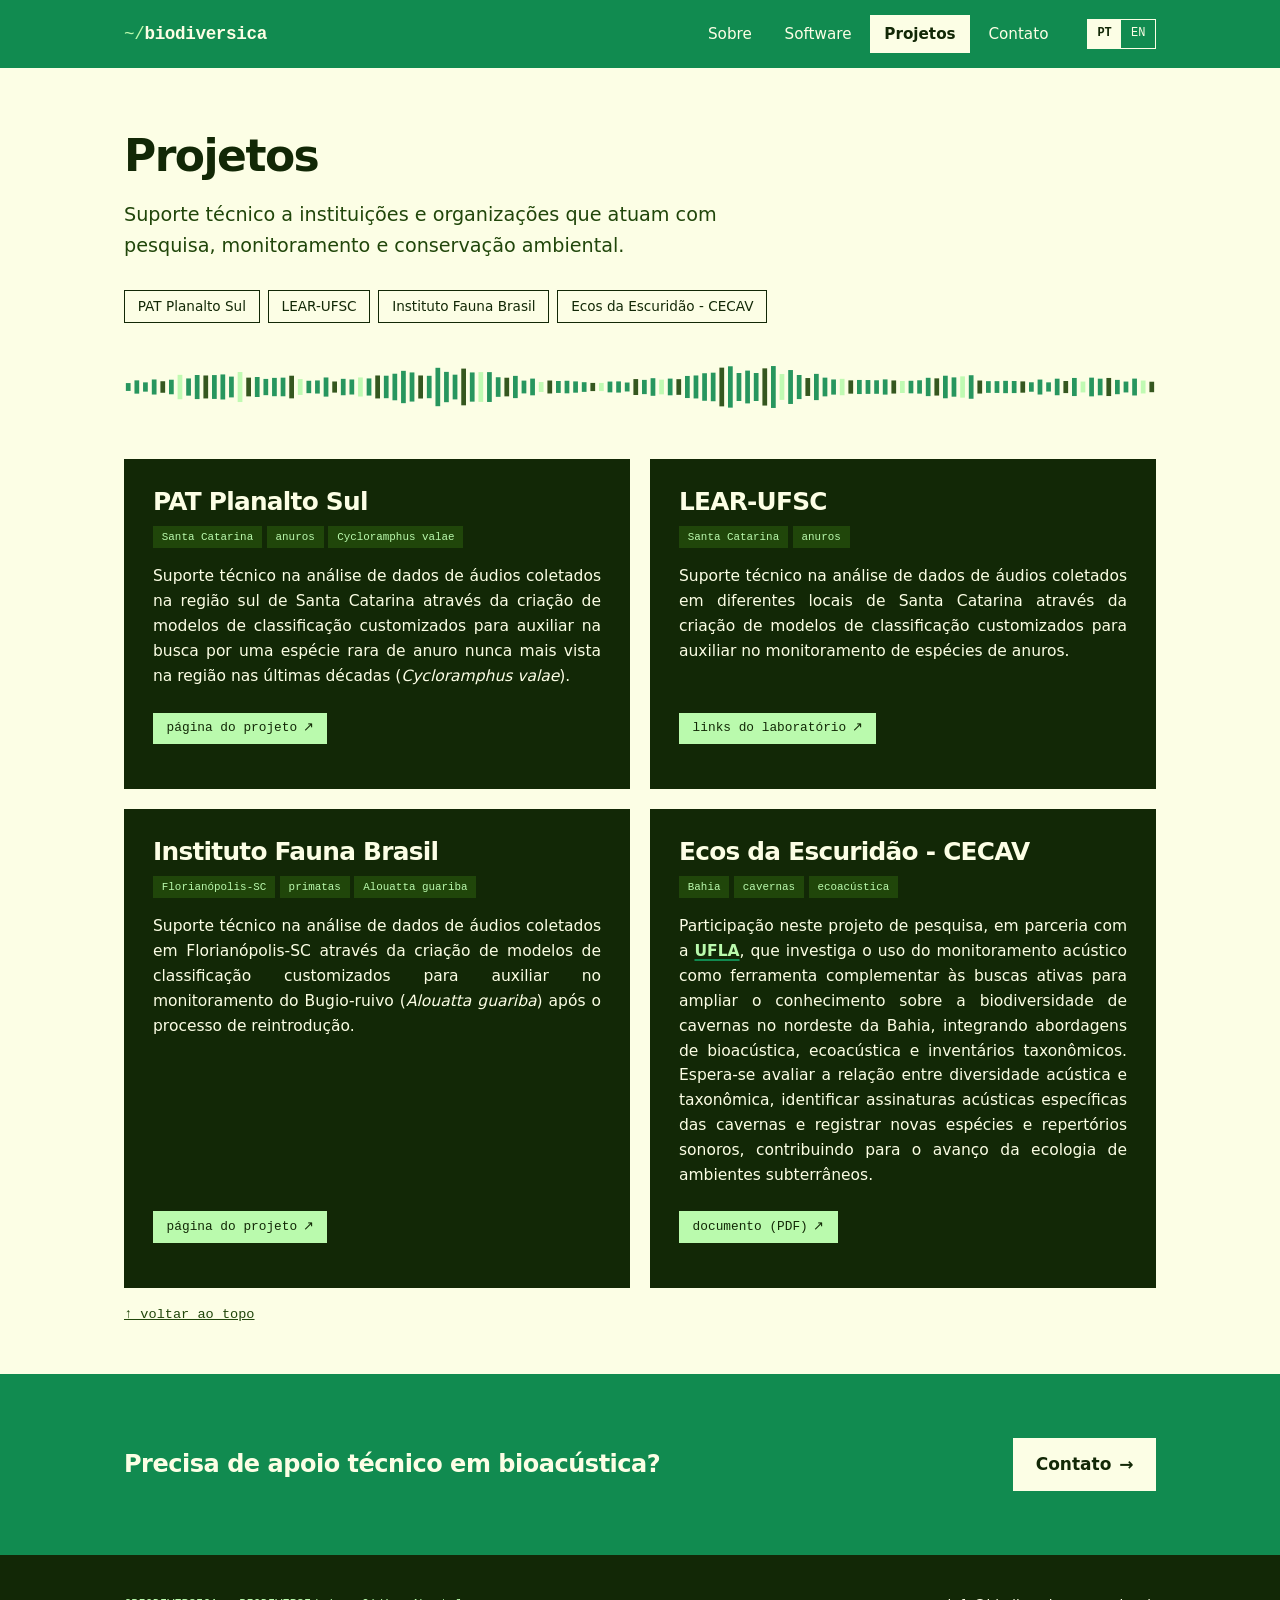
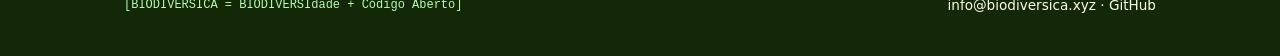
<file: projects.html>
<!DOCTYPE html>
<html lang="pt-BR">
<head>
    <meta charset="UTF-8">
    <meta name="viewport" content="width=device-width, initial-scale=1.0">
    <title>Projetos · biodiversica</title>
    <meta name="description" content="Biodiversica: software livre e tecnologias de áudio para a conservação da biodiversidade brasileira.">
    <meta name="theme-color" content="#118b50">
    <link rel="alternate" hreflang="en" href="projects-en.html">
    <link rel="stylesheet" href="styles.css">
</head>
<body>
    <a class="skip" href="#main">Pular para o conteúdo</a>
    <header class="site-header">
        <div class="wrap header-inner">
            <a class="brand" href="index.html"><span>~/</span>biodiversica</a>
            <nav class="menu" aria-label="Navegação principal"><a href="index.html">Sobre</a><a href="software.html">Software</a><a href="projects.html" aria-current="page">Projetos</a><a href="contact.html">Contato</a></nav>
            <nav class="lang" aria-label="Idioma"><a href="projects.html" aria-current="true" lang="pt-BR">PT</a><a href="projects-en.html" hreflang="en" lang="en">EN</a></nav>
        </div>
    </header>
    <main id="main">
        <section class="page-head">
            <div class="wrap">
                <h1>Projetos</h1>
                <p class="lead">Suporte técnico a instituições e organizações que atuam com pesquisa, monitoramento e conservação ambiental.</p>
                <nav class="jump" aria-label="Índice"><a href="#project1">PAT Planalto Sul</a><a href="#project2">LEAR-UFSC</a><a href="#project3">Instituto Fauna Brasil</a><a href="#project4">Ecos da Escuridão - CECAV</a></nav>
                <svg class="wave thin" viewBox="0 0 720 60" preserveAspectRatio="none" aria-hidden="true" focusable="false"><rect x="1.3" y="25.1" width="3.3" height="9.8"/><rect x="7.3" y="21.7" width="3.3" height="16.6"/><rect x="13.3" y="24.2" width="3.3" height="11.6"/><rect x="19.4" y="20.6" width="3.3" height="18.8"/><rect x="25.4" y="22.8" width="3.3" height="14.4"/><rect x="31.4" y="20.9" width="3.3" height="18.2"/><rect x="37.4" y="14.8" width="3.3" height="30.5"/><rect x="43.4" y="19.3" width="3.3" height="21.5"/><rect x="49.4" y="15.0" width="3.3" height="30.1"/><rect x="55.4" y="15.6" width="3.3" height="28.7"/><rect x="61.4" y="15.1" width="3.3" height="29.8"/><rect x="67.3" y="14.3" width="3.3" height="31.3"/><rect x="73.3" y="17.0" width="3.3" height="26.0"/><rect x="79.3" y="11.3" width="3.3" height="37.5"/><rect x="85.3" y="18.3" width="3.3" height="23.4"/><rect x="91.3" y="17.5" width="3.3" height="25.0"/><rect x="97.3" y="19.9" width="3.3" height="20.3"/><rect x="103.3" y="18.6" width="3.3" height="22.9"/><rect x="109.3" y="18.3" width="3.3" height="23.3"/><rect x="115.3" y="15.9" width="3.3" height="28.3"/><rect x="121.3" y="20.1" width="3.3" height="19.8"/><rect x="127.3" y="22.2" width="3.3" height="15.5"/><rect x="133.3" y="21.8" width="3.3" height="16.4"/><rect x="139.3" y="18.1" width="3.3" height="23.9"/><rect x="145.3" y="23.1" width="3.3" height="13.9"/><rect x="151.3" y="19.8" width="3.3" height="20.5"/><rect x="157.3" y="20.6" width="3.3" height="18.8"/><rect x="163.3" y="18.1" width="3.3" height="23.8"/><rect x="169.3" y="19.3" width="3.3" height="21.4"/><rect x="175.3" y="15.6" width="3.3" height="28.7"/><rect x="181.3" y="15.9" width="3.3" height="28.1"/><rect x="187.3" y="13.4" width="3.3" height="33.2"/><rect x="193.3" y="9.8" width="3.3" height="40.4"/><rect x="199.3" y="11.8" width="3.3" height="36.4"/><rect x="205.3" y="15.6" width="3.3" height="28.8"/><rect x="211.3" y="16.0" width="3.3" height="28.0"/><rect x="217.3" y="6.0" width="3.3" height="48.0"/><rect x="223.3" y="11.1" width="3.3" height="37.9"/><rect x="229.3" y="14.6" width="3.3" height="30.9"/><rect x="235.3" y="7.0" width="3.3" height="45.9"/><rect x="241.3" y="11.8" width="3.3" height="36.5"/><rect x="247.3" y="11.4" width="3.3" height="37.2"/><rect x="253.3" y="11.4" width="3.3" height="37.3"/><rect x="259.4" y="17.8" width="3.3" height="24.5"/><rect x="265.4" y="18.4" width="3.3" height="23.3"/><rect x="271.4" y="16.1" width="3.3" height="27.8"/><rect x="277.4" y="22.0" width="3.3" height="16.0"/><rect x="283.4" y="19.5" width="3.3" height="20.9"/><rect x="289.4" y="23.8" width="3.3" height="12.4"/><rect x="295.4" y="21.9" width="3.3" height="16.2"/><rect x="301.4" y="22.5" width="3.3" height="14.9"/><rect x="307.4" y="22.2" width="3.3" height="15.7"/><rect x="313.4" y="23.0" width="3.3" height="14.1"/><rect x="319.4" y="24.0" width="3.3" height="12.1"/><rect x="325.4" y="24.9" width="3.3" height="10.2"/><rect x="331.4" y="24.9" width="3.3" height="10.2"/><rect x="337.4" y="23.2" width="3.3" height="13.5"/><rect x="343.4" y="23.0" width="3.3" height="14.0"/><rect x="349.4" y="24.4" width="3.3" height="11.2"/><rect x="355.4" y="20.1" width="3.3" height="19.9"/><rect x="361.4" y="21.1" width="3.3" height="17.8"/><rect x="367.4" y="19.0" width="3.3" height="22.0"/><rect x="373.4" y="20.8" width="3.3" height="18.4"/><rect x="379.4" y="19.5" width="3.3" height="20.9"/><rect x="385.4" y="20.2" width="3.3" height="19.6"/><rect x="391.4" y="16.2" width="3.3" height="27.6"/><rect x="397.4" y="15.6" width="3.3" height="28.7"/><rect x="403.4" y="12.8" width="3.3" height="34.4"/><rect x="409.4" y="12.1" width="3.3" height="35.7"/><rect x="415.4" y="5.8" width="3.3" height="48.4"/><rect x="421.4" y="4.1" width="3.3" height="51.7"/><rect x="427.4" y="12.5" width="3.3" height="35.0"/><rect x="433.4" y="9.5" width="3.3" height="41.0"/><rect x="439.4" y="12.5" width="3.3" height="35.0"/><rect x="445.4" y="6.7" width="3.3" height="46.5"/><rect x="451.4" y="3.8" width="3.3" height="52.4"/><rect x="457.4" y="13.8" width="3.3" height="32.3"/><rect x="463.4" y="8.8" width="3.3" height="42.4"/><rect x="469.4" y="15.0" width="3.3" height="30.1"/><rect x="475.4" y="18.8" width="3.3" height="22.4"/><rect x="481.4" y="13.6" width="3.3" height="32.8"/><rect x="487.4" y="18.3" width="3.3" height="23.4"/><rect x="493.4" y="20.6" width="3.3" height="18.9"/><rect x="499.4" y="19.8" width="3.3" height="20.5"/><rect x="505.4" y="21.7" width="3.3" height="16.6"/><rect x="511.4" y="21.2" width="3.3" height="17.6"/><rect x="517.4" y="21.3" width="3.3" height="17.3"/><rect x="523.4" y="21.6" width="3.3" height="16.9"/><rect x="529.4" y="20.5" width="3.3" height="19.0"/><rect x="535.4" y="21.8" width="3.3" height="16.4"/><rect x="541.4" y="22.5" width="3.3" height="15.0"/><rect x="547.4" y="22.2" width="3.3" height="15.7"/><rect x="553.4" y="21.6" width="3.3" height="16.7"/><rect x="559.4" y="18.5" width="3.3" height="22.9"/><rect x="565.4" y="19.2" width="3.3" height="21.5"/><rect x="571.4" y="15.9" width="3.3" height="28.2"/><rect x="577.4" y="18.0" width="3.3" height="24.1"/><rect x="583.4" y="16.7" width="3.3" height="26.6"/><rect x="589.4" y="15.3" width="3.3" height="29.4"/><rect x="595.4" y="21.9" width="3.3" height="16.3"/><rect x="601.4" y="22.7" width="3.3" height="14.6"/><rect x="607.4" y="22.7" width="3.3" height="14.7"/><rect x="613.4" y="22.3" width="3.3" height="15.4"/><rect x="619.4" y="22.5" width="3.3" height="15.1"/><rect x="625.4" y="23.0" width="3.3" height="14.1"/><rect x="631.4" y="24.1" width="3.3" height="11.8"/><rect x="637.4" y="20.7" width="3.3" height="18.7"/><rect x="643.4" y="24.2" width="3.3" height="11.5"/><rect x="649.4" y="19.6" width="3.3" height="20.7"/><rect x="655.4" y="22.5" width="3.3" height="15.1"/><rect x="661.4" y="18.7" width="3.3" height="22.6"/><rect x="667.4" y="23.2" width="3.3" height="13.6"/><rect x="673.4" y="18.3" width="3.3" height="23.4"/><rect x="679.4" y="19.6" width="3.3" height="20.8"/><rect x="685.4" y="18.7" width="3.3" height="22.6"/><rect x="691.4" y="21.1" width="3.3" height="17.9"/><rect x="697.4" y="23.2" width="3.3" height="13.6"/><rect x="703.4" y="19.5" width="3.3" height="21.1"/><rect x="709.4" y="21.9" width="3.3" height="16.2"/><rect x="715.4" y="23.4" width="3.3" height="13.1"/></svg>
            </div>
        </section>
        <section class="wrap grid">
            <article class="card" id="project1">
                <h2><a href="https://ima.sc.gov.br/index.php/biodiversidade/planos-de-acao/pat-planalto-sul" target="_blank" rel="noopener">PAT Planalto Sul</a></h2>
                <ul class="tags"><li>Santa Catarina</li><li>anuros</li><li>Cycloramphus valae</li></ul>
                <p>Suporte técnico na análise de dados de áudios coletados na região sul de Santa Catarina através da criação de modelos de classificação customizados para auxiliar na busca por uma espécie rara de anuro nunca mais vista na região nas últimas décadas (<i>Cycloramphus valae</i>).</p>
                
                <p class="card-foot"><a href="https://ima.sc.gov.br/index.php/biodiversidade/planos-de-acao/pat-planalto-sul" target="_blank" rel="noopener" class="pill">página do projeto <span aria-hidden="true">↗</span></a></p>
            </article>
            <article class="card" id="project2">
                <h2><a href="https://linktr.ee/lear.ufsc" target="_blank" rel="noopener">LEAR-UFSC</a></h2>
                <ul class="tags"><li>Santa Catarina</li><li>anuros</li></ul>
                <p>Suporte técnico na análise de dados de áudios coletados em diferentes locais de Santa Catarina através da criação de modelos de classificação customizados para auxiliar no monitoramento de espécies de anuros.</p>
                
                <p class="card-foot"><a href="https://linktr.ee/lear.ufsc" target="_blank" rel="noopener" class="pill">links do laboratório <span aria-hidden="true">↗</span></a></p>
            </article>
            <article class="card" id="project3">
                <h2><a href="https://institutofaunabrasil.org.br/projeto-de-reintroducao-do-bugio-ruivo-na-ilha-de-santa-catarina/" target="_blank" rel="noopener">Instituto Fauna Brasil</a></h2>
                <ul class="tags"><li>Florianópolis-SC</li><li>primatas</li><li>Alouatta guariba</li></ul>
                <p>Suporte técnico na análise de dados de áudios coletados em Florianópolis-SC através da criação de modelos de classificação customizados para auxiliar no monitoramento do Bugio-ruivo (<i>Alouatta guariba</i>) após o processo de reintrodução.</p>
                
                <p class="card-foot"><a href="https://institutofaunabrasil.org.br/projeto-de-reintroducao-do-bugio-ruivo-na-ilha-de-santa-catarina/" target="_blank" rel="noopener" class="pill">página do projeto <span aria-hidden="true">↗</span></a></p>
            </article>
            <article class="card" id="project4">
                <h2><a href="https://iabs.org.br/wp-content/uploads/2025/12/20251222_TCCE_FaunaCavernicola_Resultado-Final.pdf" target="_blank" rel="noopener">Ecos da Escuridão - CECAV</a></h2>
                <ul class="tags"><li>Bahia</li><li>cavernas</li><li>ecoacústica</li></ul>
                <p>Participação neste projeto de pesquisa, em parceria com a <a href="https://www.ufla.br/" target="_blank" rel="noopener">UFLA</a>, que investiga o uso do monitoramento acústico como ferramenta complementar às buscas ativas para ampliar o conhecimento sobre a biodiversidade de cavernas no nordeste da Bahia, integrando abordagens de bioacústica, ecoacústica e inventários taxonômicos. Espera-se avaliar a relação entre diversidade acústica e taxonômica, identificar assinaturas acústicas específicas das cavernas e registrar novas espécies e repertórios sonoros, contribuindo para o avanço da ecologia de ambientes subterrâneos.</p>
                
                <p class="card-foot"><a href="https://iabs.org.br/wp-content/uploads/2025/12/20251222_TCCE_FaunaCavernicola_Resultado-Final.pdf" target="_blank" rel="noopener" class="pill">documento (PDF) <span aria-hidden="true">↗</span></a></p>
            </article>
        </section>
        <p class="wrap to-top"><a href="#top">↑ voltar ao topo</a></p>
        <section class="cta">
            <div class="wrap cta-inner">
                <h2>Precisa de apoio técnico em bioacústica?</h2>
                <a class="button light" href="contact.html">Contato <span aria-hidden="true">→</span></a>
            </div>
        </section>
    </main>
    <footer class="site-footer">
        <div class="wrap footer-inner">
            <p class="formula">[BIODIVERSICA = BIODIVERSIdade + Código Aberto]</p>
            <p><a href="mailto:info@biodiversica.xyz">info@biodiversica.xyz</a> · <a href="https://github.com/biodiversica" target="_blank" rel="noopener">GitHub</a></p>
        </div>
    </footer>
</body>
</html>
</file>
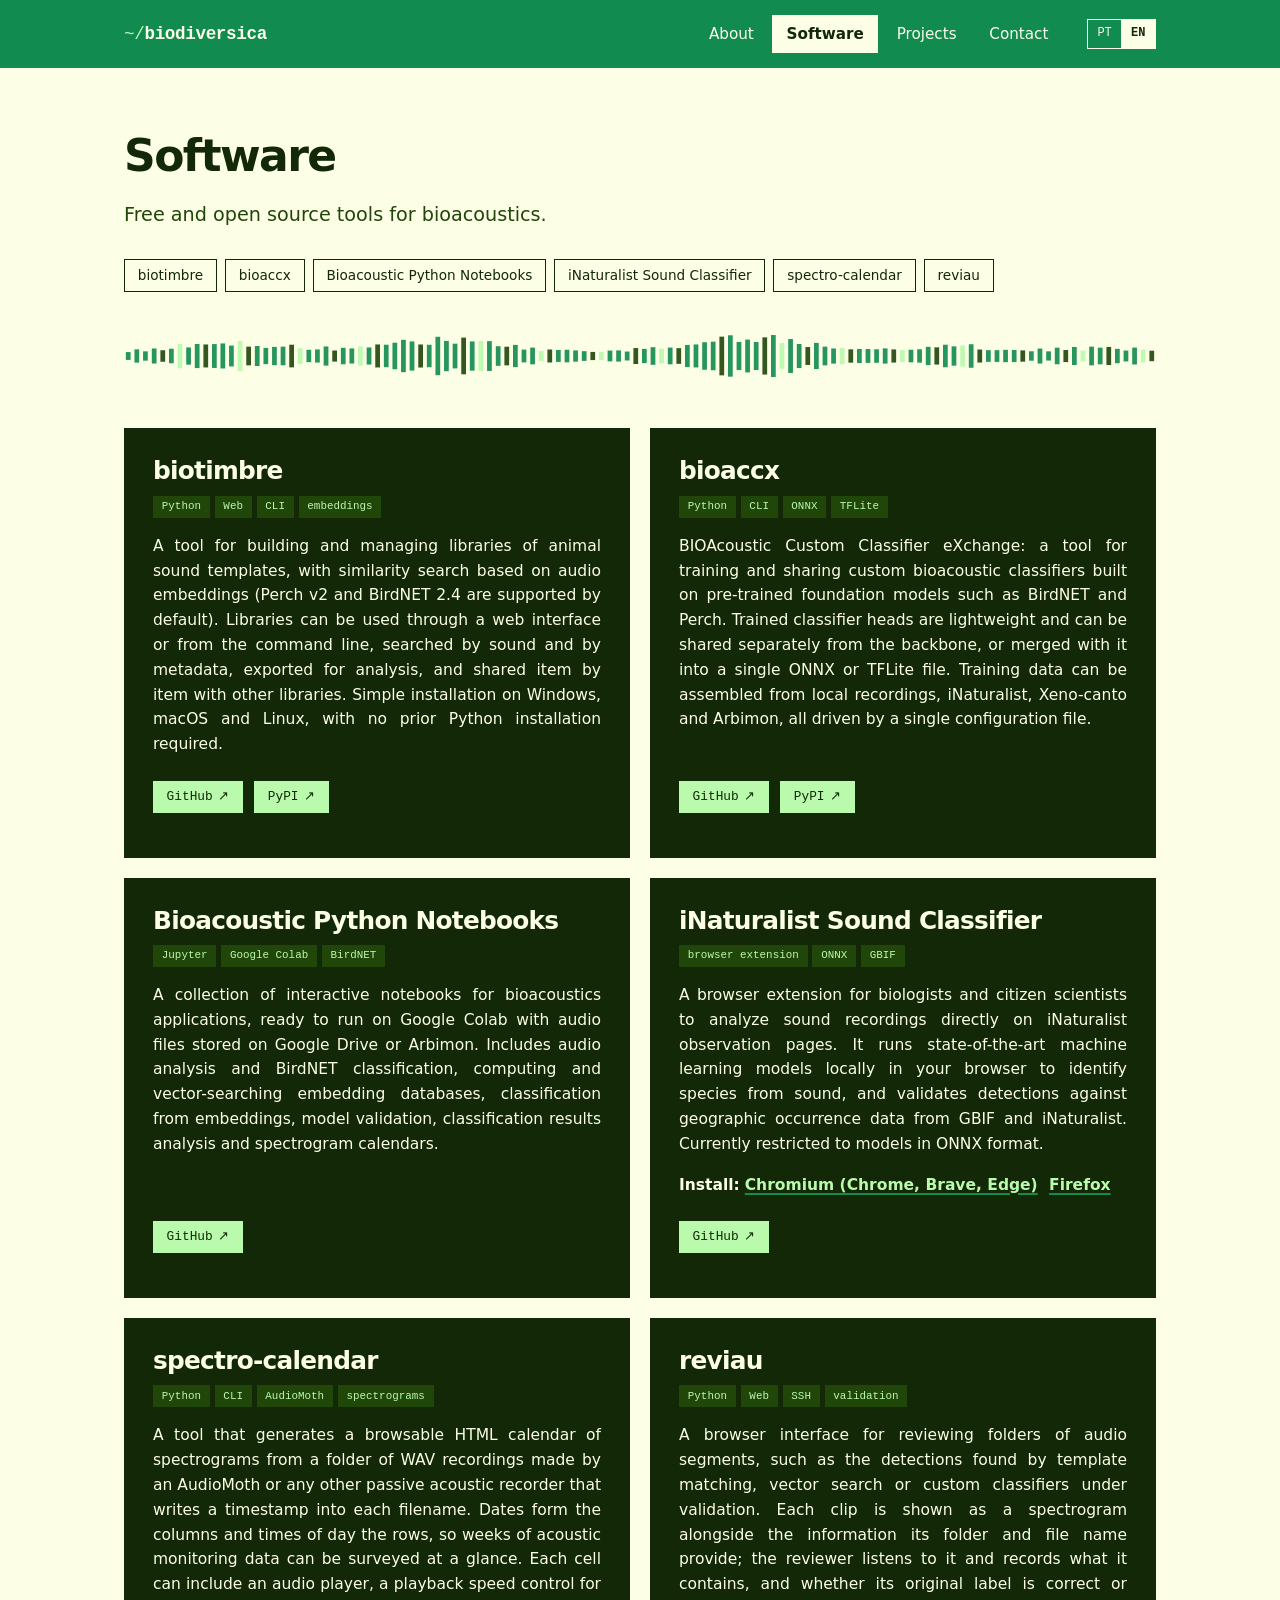
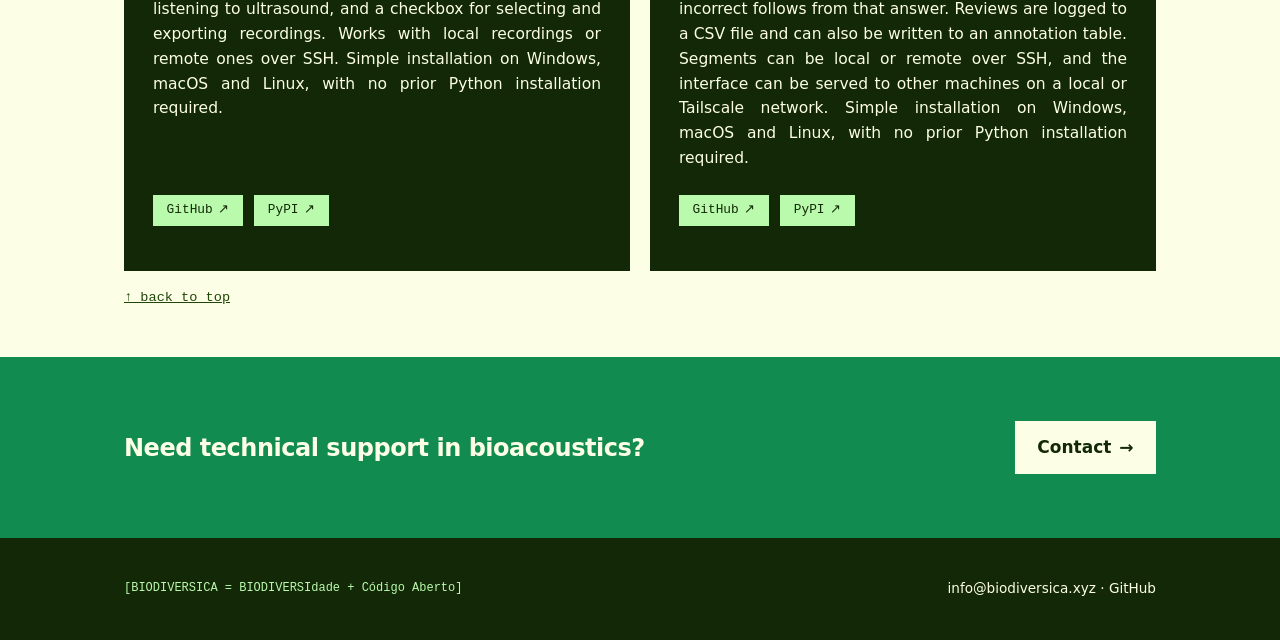
<file: software-en.html>
<!DOCTYPE html>
<html lang="en">
<head>
    <meta charset="UTF-8">
    <meta name="viewport" content="width=device-width, initial-scale=1.0">
    <title>Software · biodiversica</title>
    <meta name="description" content="Biodiversica: open source software and audio technologies for biodiversity conservation in Brazil.">
    <meta name="theme-color" content="#118b50">
    <link rel="alternate" hreflang="pt-BR" href="software.html">
    <link rel="stylesheet" href="styles.css">
</head>
<body>
    <a class="skip" href="#main">Skip to content</a>
    <header class="site-header">
        <div class="wrap header-inner">
            <a class="brand" href="index-en.html"><span>~/</span>biodiversica</a>
            <nav class="menu" aria-label="Main navigation"><a href="index-en.html">About</a><a href="software-en.html" aria-current="page">Software</a><a href="projects-en.html">Projects</a><a href="contact-en.html">Contact</a></nav>
            <nav class="lang" aria-label="Language"><a href="software.html" hreflang="pt-BR" lang="pt-BR">PT</a><a href="software-en.html" aria-current="true" lang="en">EN</a></nav>
        </div>
    </header>
    <main id="main">
        <section class="page-head">
            <div class="wrap">
                <h1>Software</h1>
                <p class="lead">Free and open source tools for bioacoustics.</p>
                <nav class="jump" aria-label="Index"><a href="#software1">biotimbre</a><a href="#software2">bioaccx</a><a href="#software3">Bioacoustic Python Notebooks</a><a href="#software4">iNaturalist Sound Classifier</a><a href="#software5">spectro-calendar</a><a href="#software6">reviau</a></nav>
                <svg class="wave thin" viewBox="0 0 720 60" preserveAspectRatio="none" aria-hidden="true" focusable="false"><rect x="1.3" y="25.1" width="3.3" height="9.8"/><rect x="7.3" y="21.7" width="3.3" height="16.6"/><rect x="13.3" y="24.2" width="3.3" height="11.6"/><rect x="19.4" y="20.6" width="3.3" height="18.8"/><rect x="25.4" y="22.8" width="3.3" height="14.4"/><rect x="31.4" y="20.9" width="3.3" height="18.2"/><rect x="37.4" y="14.8" width="3.3" height="30.5"/><rect x="43.4" y="19.3" width="3.3" height="21.5"/><rect x="49.4" y="15.0" width="3.3" height="30.1"/><rect x="55.4" y="15.6" width="3.3" height="28.7"/><rect x="61.4" y="15.1" width="3.3" height="29.8"/><rect x="67.3" y="14.3" width="3.3" height="31.3"/><rect x="73.3" y="17.0" width="3.3" height="26.0"/><rect x="79.3" y="11.3" width="3.3" height="37.5"/><rect x="85.3" y="18.3" width="3.3" height="23.4"/><rect x="91.3" y="17.5" width="3.3" height="25.0"/><rect x="97.3" y="19.9" width="3.3" height="20.3"/><rect x="103.3" y="18.6" width="3.3" height="22.9"/><rect x="109.3" y="18.3" width="3.3" height="23.3"/><rect x="115.3" y="15.9" width="3.3" height="28.3"/><rect x="121.3" y="20.1" width="3.3" height="19.8"/><rect x="127.3" y="22.2" width="3.3" height="15.5"/><rect x="133.3" y="21.8" width="3.3" height="16.4"/><rect x="139.3" y="18.1" width="3.3" height="23.9"/><rect x="145.3" y="23.1" width="3.3" height="13.9"/><rect x="151.3" y="19.8" width="3.3" height="20.5"/><rect x="157.3" y="20.6" width="3.3" height="18.8"/><rect x="163.3" y="18.1" width="3.3" height="23.8"/><rect x="169.3" y="19.3" width="3.3" height="21.4"/><rect x="175.3" y="15.6" width="3.3" height="28.7"/><rect x="181.3" y="15.9" width="3.3" height="28.1"/><rect x="187.3" y="13.4" width="3.3" height="33.2"/><rect x="193.3" y="9.8" width="3.3" height="40.4"/><rect x="199.3" y="11.8" width="3.3" height="36.4"/><rect x="205.3" y="15.6" width="3.3" height="28.8"/><rect x="211.3" y="16.0" width="3.3" height="28.0"/><rect x="217.3" y="6.0" width="3.3" height="48.0"/><rect x="223.3" y="11.1" width="3.3" height="37.9"/><rect x="229.3" y="14.6" width="3.3" height="30.9"/><rect x="235.3" y="7.0" width="3.3" height="45.9"/><rect x="241.3" y="11.8" width="3.3" height="36.5"/><rect x="247.3" y="11.4" width="3.3" height="37.2"/><rect x="253.3" y="11.4" width="3.3" height="37.3"/><rect x="259.4" y="17.8" width="3.3" height="24.5"/><rect x="265.4" y="18.4" width="3.3" height="23.3"/><rect x="271.4" y="16.1" width="3.3" height="27.8"/><rect x="277.4" y="22.0" width="3.3" height="16.0"/><rect x="283.4" y="19.5" width="3.3" height="20.9"/><rect x="289.4" y="23.8" width="3.3" height="12.4"/><rect x="295.4" y="21.9" width="3.3" height="16.2"/><rect x="301.4" y="22.5" width="3.3" height="14.9"/><rect x="307.4" y="22.2" width="3.3" height="15.7"/><rect x="313.4" y="23.0" width="3.3" height="14.1"/><rect x="319.4" y="24.0" width="3.3" height="12.1"/><rect x="325.4" y="24.9" width="3.3" height="10.2"/><rect x="331.4" y="24.9" width="3.3" height="10.2"/><rect x="337.4" y="23.2" width="3.3" height="13.5"/><rect x="343.4" y="23.0" width="3.3" height="14.0"/><rect x="349.4" y="24.4" width="3.3" height="11.2"/><rect x="355.4" y="20.1" width="3.3" height="19.9"/><rect x="361.4" y="21.1" width="3.3" height="17.8"/><rect x="367.4" y="19.0" width="3.3" height="22.0"/><rect x="373.4" y="20.8" width="3.3" height="18.4"/><rect x="379.4" y="19.5" width="3.3" height="20.9"/><rect x="385.4" y="20.2" width="3.3" height="19.6"/><rect x="391.4" y="16.2" width="3.3" height="27.6"/><rect x="397.4" y="15.6" width="3.3" height="28.7"/><rect x="403.4" y="12.8" width="3.3" height="34.4"/><rect x="409.4" y="12.1" width="3.3" height="35.7"/><rect x="415.4" y="5.8" width="3.3" height="48.4"/><rect x="421.4" y="4.1" width="3.3" height="51.7"/><rect x="427.4" y="12.5" width="3.3" height="35.0"/><rect x="433.4" y="9.5" width="3.3" height="41.0"/><rect x="439.4" y="12.5" width="3.3" height="35.0"/><rect x="445.4" y="6.7" width="3.3" height="46.5"/><rect x="451.4" y="3.8" width="3.3" height="52.4"/><rect x="457.4" y="13.8" width="3.3" height="32.3"/><rect x="463.4" y="8.8" width="3.3" height="42.4"/><rect x="469.4" y="15.0" width="3.3" height="30.1"/><rect x="475.4" y="18.8" width="3.3" height="22.4"/><rect x="481.4" y="13.6" width="3.3" height="32.8"/><rect x="487.4" y="18.3" width="3.3" height="23.4"/><rect x="493.4" y="20.6" width="3.3" height="18.9"/><rect x="499.4" y="19.8" width="3.3" height="20.5"/><rect x="505.4" y="21.7" width="3.3" height="16.6"/><rect x="511.4" y="21.2" width="3.3" height="17.6"/><rect x="517.4" y="21.3" width="3.3" height="17.3"/><rect x="523.4" y="21.6" width="3.3" height="16.9"/><rect x="529.4" y="20.5" width="3.3" height="19.0"/><rect x="535.4" y="21.8" width="3.3" height="16.4"/><rect x="541.4" y="22.5" width="3.3" height="15.0"/><rect x="547.4" y="22.2" width="3.3" height="15.7"/><rect x="553.4" y="21.6" width="3.3" height="16.7"/><rect x="559.4" y="18.5" width="3.3" height="22.9"/><rect x="565.4" y="19.2" width="3.3" height="21.5"/><rect x="571.4" y="15.9" width="3.3" height="28.2"/><rect x="577.4" y="18.0" width="3.3" height="24.1"/><rect x="583.4" y="16.7" width="3.3" height="26.6"/><rect x="589.4" y="15.3" width="3.3" height="29.4"/><rect x="595.4" y="21.9" width="3.3" height="16.3"/><rect x="601.4" y="22.7" width="3.3" height="14.6"/><rect x="607.4" y="22.7" width="3.3" height="14.7"/><rect x="613.4" y="22.3" width="3.3" height="15.4"/><rect x="619.4" y="22.5" width="3.3" height="15.1"/><rect x="625.4" y="23.0" width="3.3" height="14.1"/><rect x="631.4" y="24.1" width="3.3" height="11.8"/><rect x="637.4" y="20.7" width="3.3" height="18.7"/><rect x="643.4" y="24.2" width="3.3" height="11.5"/><rect x="649.4" y="19.6" width="3.3" height="20.7"/><rect x="655.4" y="22.5" width="3.3" height="15.1"/><rect x="661.4" y="18.7" width="3.3" height="22.6"/><rect x="667.4" y="23.2" width="3.3" height="13.6"/><rect x="673.4" y="18.3" width="3.3" height="23.4"/><rect x="679.4" y="19.6" width="3.3" height="20.8"/><rect x="685.4" y="18.7" width="3.3" height="22.6"/><rect x="691.4" y="21.1" width="3.3" height="17.9"/><rect x="697.4" y="23.2" width="3.3" height="13.6"/><rect x="703.4" y="19.5" width="3.3" height="21.1"/><rect x="709.4" y="21.9" width="3.3" height="16.2"/><rect x="715.4" y="23.4" width="3.3" height="13.1"/></svg>
            </div>
        </section>
        <section class="wrap grid">
            <article class="card" id="software1">
                <h2><a href="https://github.com/biodiversica/biotimbre" target="_blank" rel="noopener">biotimbre</a></h2>
                <ul class="tags"><li>Python</li><li>Web</li><li>CLI</li><li>embeddings</li></ul>
                <p>A tool for building and managing libraries of animal sound templates, with similarity search based on audio embeddings (Perch v2 and BirdNET 2.4 are supported by default). Libraries can be used through a web interface or from the command line, searched by sound and by metadata, exported for analysis, and shared item by item with other libraries. Simple installation on Windows, macOS and Linux, with no prior Python installation required.</p>
                
                <p class="card-foot"><a href="https://github.com/biodiversica/biotimbre" target="_blank" rel="noopener" class="pill">GitHub <span aria-hidden="true">↗</span></a> <a href="https://pypi.org/project/biotimbre/" target="_blank" rel="noopener" class="pill">PyPI <span aria-hidden="true">↗</span></a></p>
            </article>
            <article class="card" id="software2">
                <h2><a href="https://github.com/biodiversica/bioaccx" target="_blank" rel="noopener">bioaccx</a></h2>
                <ul class="tags"><li>Python</li><li>CLI</li><li>ONNX</li><li>TFLite</li></ul>
                <p>BIOAcoustic Custom Classifier eXchange: a tool for training and sharing custom bioacoustic classifiers built on pre-trained foundation models such as BirdNET and Perch. Trained classifier heads are lightweight and can be shared separately from the backbone, or merged with it into a single ONNX or TFLite file. Training data can be assembled from local recordings, iNaturalist, Xeno-canto and Arbimon, all driven by a single configuration file.</p>
                
                <p class="card-foot"><a href="https://github.com/biodiversica/bioaccx" target="_blank" rel="noopener" class="pill">GitHub <span aria-hidden="true">↗</span></a> <a href="https://pypi.org/project/bioaccx/" target="_blank" rel="noopener" class="pill">PyPI <span aria-hidden="true">↗</span></a></p>
            </article>
            <article class="card" id="software3">
                <h2><a href="https://github.com/biodiversica/bioacoustic-ipynbs" target="_blank" rel="noopener">Bioacoustic Python Notebooks</a></h2>
                <ul class="tags"><li>Jupyter</li><li>Google Colab</li><li>BirdNET</li></ul>
                <p>A collection of interactive notebooks for bioacoustics applications, ready to run on Google Colab with audio files stored on Google Drive or Arbimon. Includes audio analysis and BirdNET classification, computing and vector-searching embedding databases, classification from embeddings, model validation, classification results analysis and spectrogram calendars.</p>
                
                <p class="card-foot"><a href="https://github.com/biodiversica/bioacoustic-ipynbs" target="_blank" rel="noopener" class="pill">GitHub <span aria-hidden="true">↗</span></a></p>
            </article>
            <article class="card" id="software4">
                <h2><a href="https://github.com/biodiversica/inat-sound-classifier" target="_blank" rel="noopener">iNaturalist Sound Classifier</a></h2>
                <ul class="tags"><li>browser extension</li><li>ONNX</li><li>GBIF</li></ul>
                <p>A browser extension for biologists and citizen scientists to analyze sound recordings directly on iNaturalist observation pages. It runs state-of-the-art machine learning models locally in your browser to identify species from sound, and validates detections against geographic occurrence data from GBIF and iNaturalist. Currently restricted to models in ONNX format.</p>
                <p class="install"><span>Install:</span> <a href="https://chromewebstore.google.com/detail/inaturalist-sound-classif/nokainjccjneppefcefekpfmgibhicib" target="_blank" rel="noopener">Chromium (Chrome, Brave, Edge)</a> <a href="https://addons.mozilla.org/en-US/firefox/addon/inaturalist-sound-classifier/" target="_blank" rel="noopener">Firefox</a></p>
                <p class="card-foot"><a href="https://github.com/biodiversica/inat-sound-classifier" target="_blank" rel="noopener" class="pill">GitHub <span aria-hidden="true">↗</span></a></p>
            </article>
            <article class="card" id="software5">
                <h2><a href="https://github.com/biodiversica/spectro-calendar" target="_blank" rel="noopener">spectro-calendar</a></h2>
                <ul class="tags"><li>Python</li><li>CLI</li><li>AudioMoth</li><li>spectrograms</li></ul>
                <p>A tool that generates a browsable HTML calendar of spectrograms from a folder of WAV recordings made by an AudioMoth or any other passive acoustic recorder that writes a timestamp into each filename. Dates form the columns and times of day the rows, so weeks of acoustic monitoring data can be surveyed at a glance. Each cell can include an audio player, a playback speed control for listening to ultrasound, and a checkbox for selecting and exporting recordings. Works with local recordings or remote ones over SSH. Simple installation on Windows, macOS and Linux, with no prior Python installation required.</p>
                
                <p class="card-foot"><a href="https://github.com/biodiversica/spectro-calendar" target="_blank" rel="noopener" class="pill">GitHub <span aria-hidden="true">↗</span></a> <a href="https://pypi.org/project/spectro-calendar/" target="_blank" rel="noopener" class="pill">PyPI <span aria-hidden="true">↗</span></a></p>
            </article>
            <article class="card" id="software6">
                <h2><a href="https://github.com/biodiversica/reviau" target="_blank" rel="noopener">reviau</a></h2>
                <ul class="tags"><li>Python</li><li>Web</li><li>SSH</li><li>validation</li></ul>
                <p>A browser interface for reviewing folders of audio segments, such as the detections found by template matching, vector search or custom classifiers under validation. Each clip is shown as a spectrogram alongside the information its folder and file name provide; the reviewer listens to it and records what it contains, and whether its original label is correct or incorrect follows from that answer. Reviews are logged to a CSV file and can also be written to an annotation table. Segments can be local or remote over SSH, and the interface can be served to other machines on a local or Tailscale network. Simple installation on Windows, macOS and Linux, with no prior Python installation required.</p>
                
                <p class="card-foot"><a href="https://github.com/biodiversica/reviau" target="_blank" rel="noopener" class="pill">GitHub <span aria-hidden="true">↗</span></a> <a href="https://pypi.org/project/reviau/" target="_blank" rel="noopener" class="pill">PyPI <span aria-hidden="true">↗</span></a></p>
            </article>
        </section>
        <p class="wrap to-top"><a href="#top">↑ back to top</a></p>
        <section class="cta">
            <div class="wrap cta-inner">
                <h2>Need technical support in bioacoustics?</h2>
                <a class="button light" href="contact-en.html">Contact <span aria-hidden="true">→</span></a>
            </div>
        </section>
    </main>
    <footer class="site-footer">
        <div class="wrap footer-inner">
            <p class="formula" lang="pt-BR">[BIODIVERSICA = BIODIVERSIdade + Código Aberto]</p>
            <p><a href="mailto:info@biodiversica.xyz">info@biodiversica.xyz</a> · <a href="https://github.com/biodiversica" target="_blank" rel="noopener">GitHub</a></p>
        </div>
    </footer>
</body>
</html>
</file>
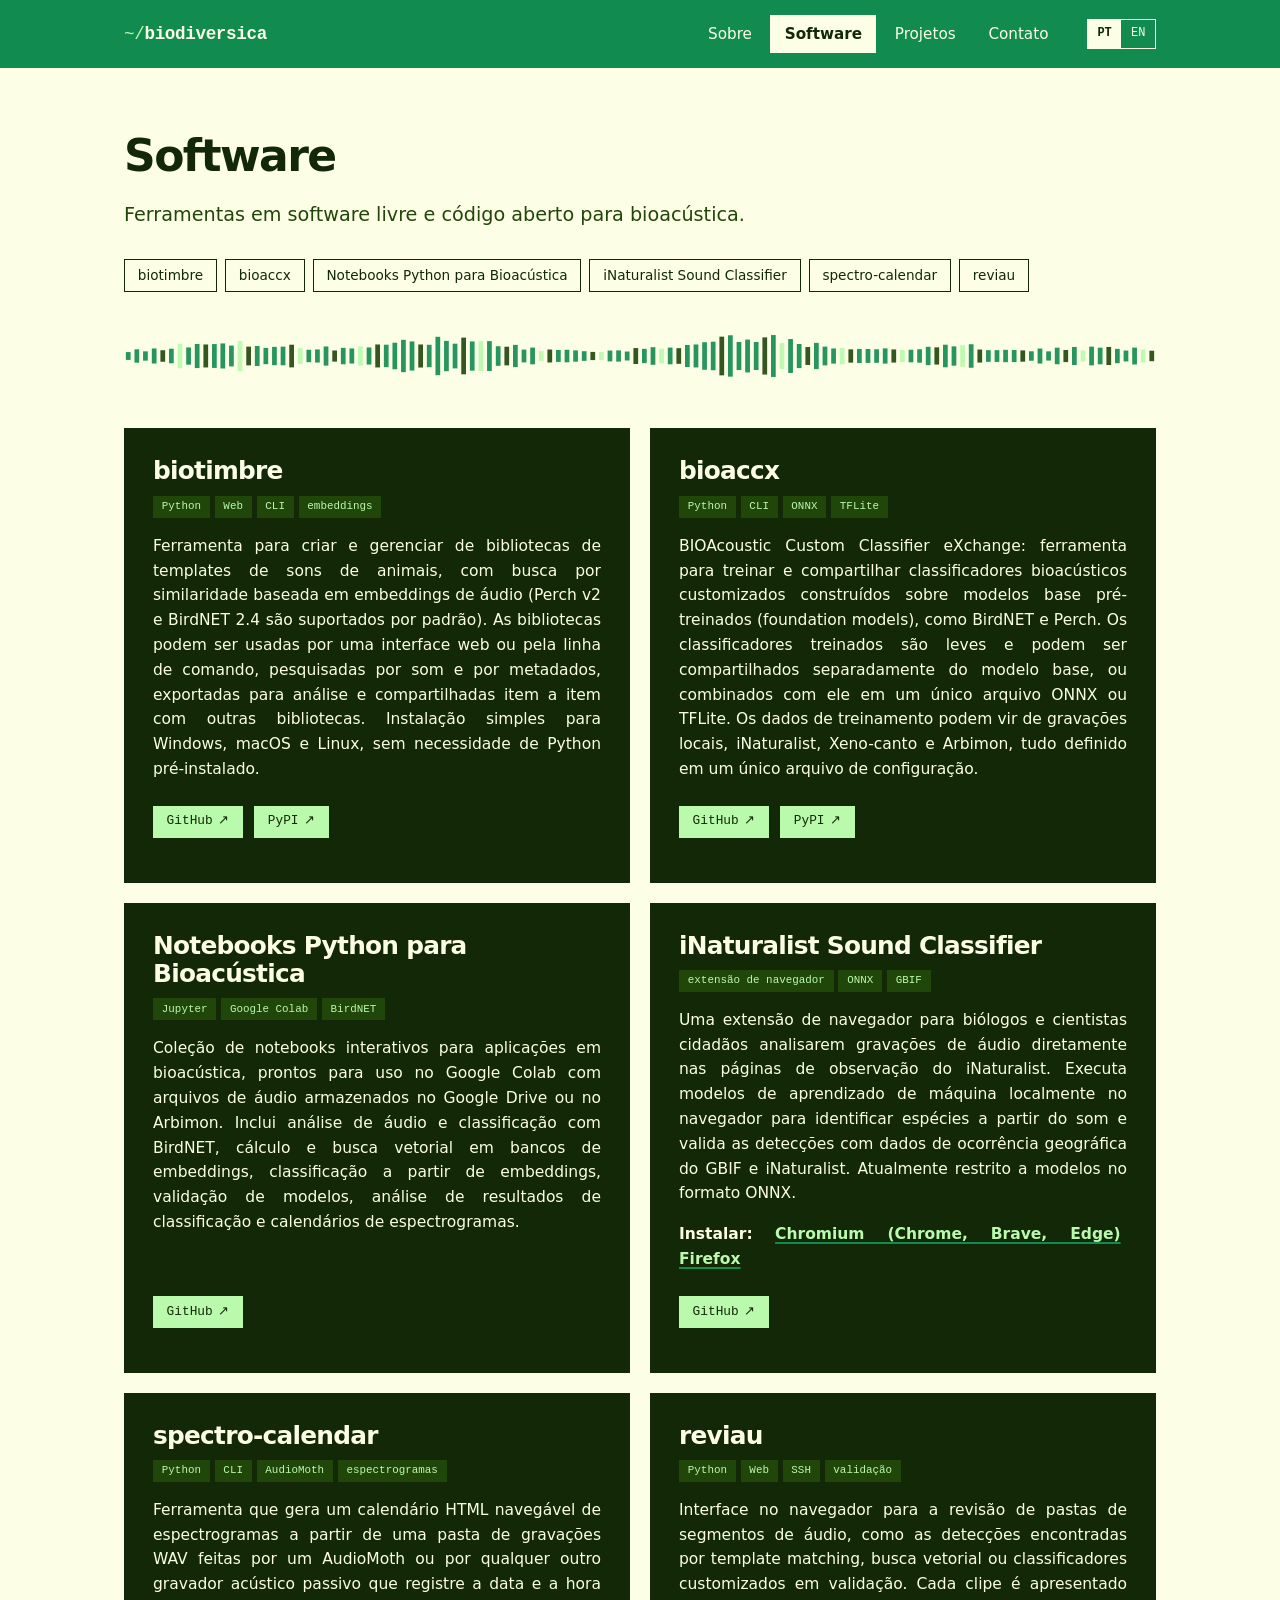
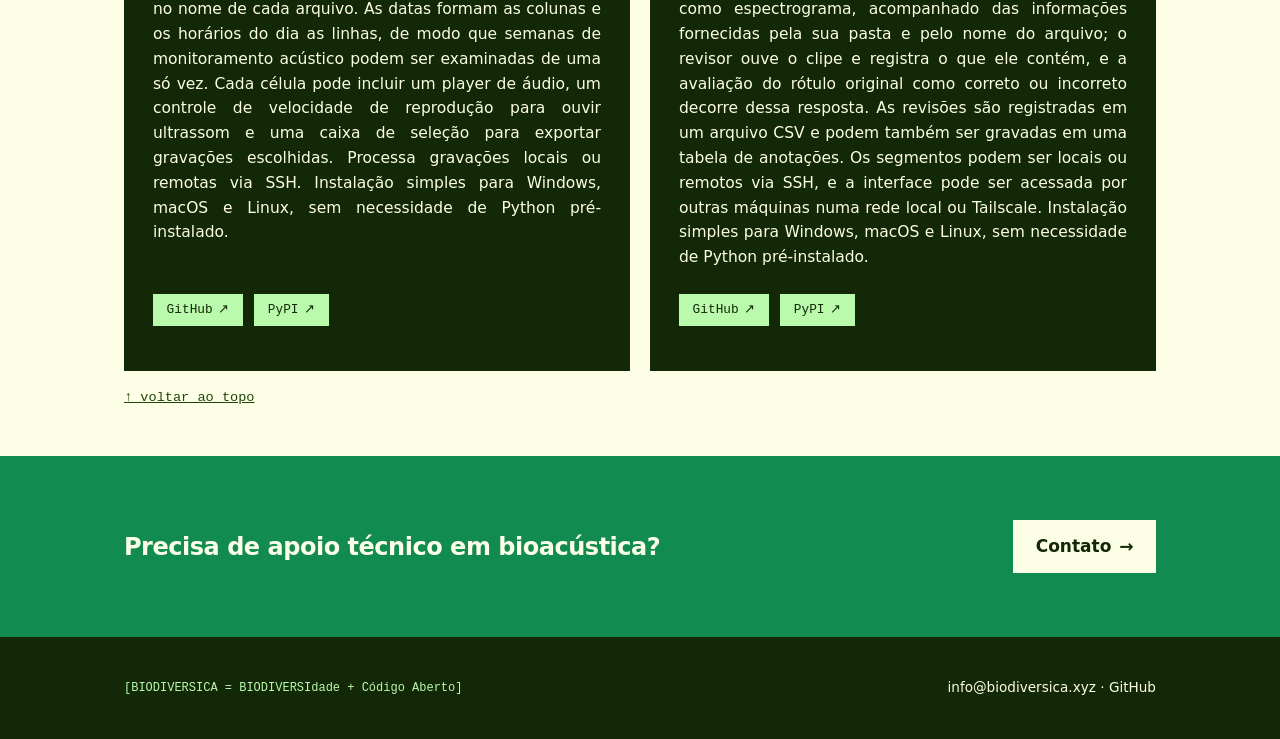
<file: software.html>
<!DOCTYPE html>
<html lang="pt-BR">
<head>
    <meta charset="UTF-8">
    <meta name="viewport" content="width=device-width, initial-scale=1.0">
    <title>Software · biodiversica</title>
    <meta name="description" content="Biodiversica: software livre e tecnologias de áudio para a conservação da biodiversidade brasileira.">
    <meta name="theme-color" content="#118b50">
    <link rel="alternate" hreflang="en" href="software-en.html">
    <link rel="stylesheet" href="styles.css">
</head>
<body>
    <a class="skip" href="#main">Pular para o conteúdo</a>
    <header class="site-header">
        <div class="wrap header-inner">
            <a class="brand" href="index.html"><span>~/</span>biodiversica</a>
            <nav class="menu" aria-label="Navegação principal"><a href="index.html">Sobre</a><a href="software.html" aria-current="page">Software</a><a href="projects.html">Projetos</a><a href="contact.html">Contato</a></nav>
            <nav class="lang" aria-label="Idioma"><a href="software.html" aria-current="true" lang="pt-BR">PT</a><a href="software-en.html" hreflang="en" lang="en">EN</a></nav>
        </div>
    </header>
    <main id="main">
        <section class="page-head">
            <div class="wrap">
                <h1>Software</h1>
                <p class="lead">Ferramentas em software livre e código aberto para bioacústica.</p>
                <nav class="jump" aria-label="Índice"><a href="#software1">biotimbre</a><a href="#software2">bioaccx</a><a href="#software3">Notebooks Python para Bioacústica</a><a href="#software4">iNaturalist Sound Classifier</a><a href="#software5">spectro-calendar</a><a href="#software6">reviau</a></nav>
                <svg class="wave thin" viewBox="0 0 720 60" preserveAspectRatio="none" aria-hidden="true" focusable="false"><rect x="1.3" y="25.1" width="3.3" height="9.8"/><rect x="7.3" y="21.7" width="3.3" height="16.6"/><rect x="13.3" y="24.2" width="3.3" height="11.6"/><rect x="19.4" y="20.6" width="3.3" height="18.8"/><rect x="25.4" y="22.8" width="3.3" height="14.4"/><rect x="31.4" y="20.9" width="3.3" height="18.2"/><rect x="37.4" y="14.8" width="3.3" height="30.5"/><rect x="43.4" y="19.3" width="3.3" height="21.5"/><rect x="49.4" y="15.0" width="3.3" height="30.1"/><rect x="55.4" y="15.6" width="3.3" height="28.7"/><rect x="61.4" y="15.1" width="3.3" height="29.8"/><rect x="67.3" y="14.3" width="3.3" height="31.3"/><rect x="73.3" y="17.0" width="3.3" height="26.0"/><rect x="79.3" y="11.3" width="3.3" height="37.5"/><rect x="85.3" y="18.3" width="3.3" height="23.4"/><rect x="91.3" y="17.5" width="3.3" height="25.0"/><rect x="97.3" y="19.9" width="3.3" height="20.3"/><rect x="103.3" y="18.6" width="3.3" height="22.9"/><rect x="109.3" y="18.3" width="3.3" height="23.3"/><rect x="115.3" y="15.9" width="3.3" height="28.3"/><rect x="121.3" y="20.1" width="3.3" height="19.8"/><rect x="127.3" y="22.2" width="3.3" height="15.5"/><rect x="133.3" y="21.8" width="3.3" height="16.4"/><rect x="139.3" y="18.1" width="3.3" height="23.9"/><rect x="145.3" y="23.1" width="3.3" height="13.9"/><rect x="151.3" y="19.8" width="3.3" height="20.5"/><rect x="157.3" y="20.6" width="3.3" height="18.8"/><rect x="163.3" y="18.1" width="3.3" height="23.8"/><rect x="169.3" y="19.3" width="3.3" height="21.4"/><rect x="175.3" y="15.6" width="3.3" height="28.7"/><rect x="181.3" y="15.9" width="3.3" height="28.1"/><rect x="187.3" y="13.4" width="3.3" height="33.2"/><rect x="193.3" y="9.8" width="3.3" height="40.4"/><rect x="199.3" y="11.8" width="3.3" height="36.4"/><rect x="205.3" y="15.6" width="3.3" height="28.8"/><rect x="211.3" y="16.0" width="3.3" height="28.0"/><rect x="217.3" y="6.0" width="3.3" height="48.0"/><rect x="223.3" y="11.1" width="3.3" height="37.9"/><rect x="229.3" y="14.6" width="3.3" height="30.9"/><rect x="235.3" y="7.0" width="3.3" height="45.9"/><rect x="241.3" y="11.8" width="3.3" height="36.5"/><rect x="247.3" y="11.4" width="3.3" height="37.2"/><rect x="253.3" y="11.4" width="3.3" height="37.3"/><rect x="259.4" y="17.8" width="3.3" height="24.5"/><rect x="265.4" y="18.4" width="3.3" height="23.3"/><rect x="271.4" y="16.1" width="3.3" height="27.8"/><rect x="277.4" y="22.0" width="3.3" height="16.0"/><rect x="283.4" y="19.5" width="3.3" height="20.9"/><rect x="289.4" y="23.8" width="3.3" height="12.4"/><rect x="295.4" y="21.9" width="3.3" height="16.2"/><rect x="301.4" y="22.5" width="3.3" height="14.9"/><rect x="307.4" y="22.2" width="3.3" height="15.7"/><rect x="313.4" y="23.0" width="3.3" height="14.1"/><rect x="319.4" y="24.0" width="3.3" height="12.1"/><rect x="325.4" y="24.9" width="3.3" height="10.2"/><rect x="331.4" y="24.9" width="3.3" height="10.2"/><rect x="337.4" y="23.2" width="3.3" height="13.5"/><rect x="343.4" y="23.0" width="3.3" height="14.0"/><rect x="349.4" y="24.4" width="3.3" height="11.2"/><rect x="355.4" y="20.1" width="3.3" height="19.9"/><rect x="361.4" y="21.1" width="3.3" height="17.8"/><rect x="367.4" y="19.0" width="3.3" height="22.0"/><rect x="373.4" y="20.8" width="3.3" height="18.4"/><rect x="379.4" y="19.5" width="3.3" height="20.9"/><rect x="385.4" y="20.2" width="3.3" height="19.6"/><rect x="391.4" y="16.2" width="3.3" height="27.6"/><rect x="397.4" y="15.6" width="3.3" height="28.7"/><rect x="403.4" y="12.8" width="3.3" height="34.4"/><rect x="409.4" y="12.1" width="3.3" height="35.7"/><rect x="415.4" y="5.8" width="3.3" height="48.4"/><rect x="421.4" y="4.1" width="3.3" height="51.7"/><rect x="427.4" y="12.5" width="3.3" height="35.0"/><rect x="433.4" y="9.5" width="3.3" height="41.0"/><rect x="439.4" y="12.5" width="3.3" height="35.0"/><rect x="445.4" y="6.7" width="3.3" height="46.5"/><rect x="451.4" y="3.8" width="3.3" height="52.4"/><rect x="457.4" y="13.8" width="3.3" height="32.3"/><rect x="463.4" y="8.8" width="3.3" height="42.4"/><rect x="469.4" y="15.0" width="3.3" height="30.1"/><rect x="475.4" y="18.8" width="3.3" height="22.4"/><rect x="481.4" y="13.6" width="3.3" height="32.8"/><rect x="487.4" y="18.3" width="3.3" height="23.4"/><rect x="493.4" y="20.6" width="3.3" height="18.9"/><rect x="499.4" y="19.8" width="3.3" height="20.5"/><rect x="505.4" y="21.7" width="3.3" height="16.6"/><rect x="511.4" y="21.2" width="3.3" height="17.6"/><rect x="517.4" y="21.3" width="3.3" height="17.3"/><rect x="523.4" y="21.6" width="3.3" height="16.9"/><rect x="529.4" y="20.5" width="3.3" height="19.0"/><rect x="535.4" y="21.8" width="3.3" height="16.4"/><rect x="541.4" y="22.5" width="3.3" height="15.0"/><rect x="547.4" y="22.2" width="3.3" height="15.7"/><rect x="553.4" y="21.6" width="3.3" height="16.7"/><rect x="559.4" y="18.5" width="3.3" height="22.9"/><rect x="565.4" y="19.2" width="3.3" height="21.5"/><rect x="571.4" y="15.9" width="3.3" height="28.2"/><rect x="577.4" y="18.0" width="3.3" height="24.1"/><rect x="583.4" y="16.7" width="3.3" height="26.6"/><rect x="589.4" y="15.3" width="3.3" height="29.4"/><rect x="595.4" y="21.9" width="3.3" height="16.3"/><rect x="601.4" y="22.7" width="3.3" height="14.6"/><rect x="607.4" y="22.7" width="3.3" height="14.7"/><rect x="613.4" y="22.3" width="3.3" height="15.4"/><rect x="619.4" y="22.5" width="3.3" height="15.1"/><rect x="625.4" y="23.0" width="3.3" height="14.1"/><rect x="631.4" y="24.1" width="3.3" height="11.8"/><rect x="637.4" y="20.7" width="3.3" height="18.7"/><rect x="643.4" y="24.2" width="3.3" height="11.5"/><rect x="649.4" y="19.6" width="3.3" height="20.7"/><rect x="655.4" y="22.5" width="3.3" height="15.1"/><rect x="661.4" y="18.7" width="3.3" height="22.6"/><rect x="667.4" y="23.2" width="3.3" height="13.6"/><rect x="673.4" y="18.3" width="3.3" height="23.4"/><rect x="679.4" y="19.6" width="3.3" height="20.8"/><rect x="685.4" y="18.7" width="3.3" height="22.6"/><rect x="691.4" y="21.1" width="3.3" height="17.9"/><rect x="697.4" y="23.2" width="3.3" height="13.6"/><rect x="703.4" y="19.5" width="3.3" height="21.1"/><rect x="709.4" y="21.9" width="3.3" height="16.2"/><rect x="715.4" y="23.4" width="3.3" height="13.1"/></svg>
            </div>
        </section>
        <section class="wrap grid">
            <article class="card" id="software1">
                <h2><a href="https://github.com/biodiversica/biotimbre" target="_blank" rel="noopener">biotimbre</a></h2>
                <ul class="tags"><li>Python</li><li>Web</li><li>CLI</li><li>embeddings</li></ul>
                <p>Ferramenta para criar e gerenciar de bibliotecas de templates de sons de animais, com busca por similaridade baseada em embeddings de áudio (Perch v2 e BirdNET 2.4 são suportados por padrão). As bibliotecas podem ser usadas por uma interface web ou pela linha de comando, pesquisadas por som e por metadados, exportadas para análise e compartilhadas item a item com outras bibliotecas. Instalação simples para Windows, macOS e Linux, sem necessidade de Python pré-instalado.</p>
                
                <p class="card-foot"><a href="https://github.com/biodiversica/biotimbre" target="_blank" rel="noopener" class="pill">GitHub <span aria-hidden="true">↗</span></a> <a href="https://pypi.org/project/biotimbre/" target="_blank" rel="noopener" class="pill">PyPI <span aria-hidden="true">↗</span></a></p>
            </article>
            <article class="card" id="software2">
                <h2><a href="https://github.com/biodiversica/bioaccx" target="_blank" rel="noopener">bioaccx</a></h2>
                <ul class="tags"><li>Python</li><li>CLI</li><li>ONNX</li><li>TFLite</li></ul>
                <p>BIOAcoustic Custom Classifier eXchange: ferramenta para treinar e compartilhar classificadores bioacústicos customizados construídos sobre modelos base pré-treinados (foundation models), como BirdNET e Perch. Os classificadores treinados são leves e podem ser compartilhados separadamente do modelo base, ou combinados com ele em um único arquivo ONNX ou TFLite. Os dados de treinamento podem vir de gravações locais, iNaturalist, Xeno-canto e Arbimon, tudo definido em um único arquivo de configuração.</p>
                
                <p class="card-foot"><a href="https://github.com/biodiversica/bioaccx" target="_blank" rel="noopener" class="pill">GitHub <span aria-hidden="true">↗</span></a> <a href="https://pypi.org/project/bioaccx/" target="_blank" rel="noopener" class="pill">PyPI <span aria-hidden="true">↗</span></a></p>
            </article>
            <article class="card" id="software3">
                <h2><a href="https://github.com/biodiversica/bioacoustic-ipynbs" target="_blank" rel="noopener">Notebooks Python para Bioacústica</a></h2>
                <ul class="tags"><li>Jupyter</li><li>Google Colab</li><li>BirdNET</li></ul>
                <p>Coleção de notebooks interativos para aplicações em bioacústica, prontos para uso no Google Colab com arquivos de áudio armazenados no Google Drive ou no Arbimon. Inclui análise de áudio e classificação com BirdNET, cálculo e busca vetorial em bancos de embeddings, classificação a partir de embeddings, validação de modelos, análise de resultados de classificação e calendários de espectrogramas.</p>
                
                <p class="card-foot"><a href="https://github.com/biodiversica/bioacoustic-ipynbs" target="_blank" rel="noopener" class="pill">GitHub <span aria-hidden="true">↗</span></a></p>
            </article>
            <article class="card" id="software4">
                <h2><a href="https://github.com/biodiversica/inat-sound-classifier" target="_blank" rel="noopener">iNaturalist Sound Classifier</a></h2>
                <ul class="tags"><li>extensão de navegador</li><li>ONNX</li><li>GBIF</li></ul>
                <p>Uma extensão de navegador para biólogos e cientistas cidadãos analisarem gravações de áudio diretamente nas páginas de observação do iNaturalist. Executa modelos de aprendizado de máquina localmente no navegador para identificar espécies a partir do som e valida as detecções com dados de ocorrência geográfica do GBIF e iNaturalist. Atualmente restrito a modelos no formato ONNX.</p>
                <p class="install"><span>Instalar:</span> <a href="https://chromewebstore.google.com/detail/inaturalist-sound-classif/nokainjccjneppefcefekpfmgibhicib" target="_blank" rel="noopener">Chromium (Chrome, Brave, Edge)</a> <a href="https://addons.mozilla.org/en-US/firefox/addon/inaturalist-sound-classifier/" target="_blank" rel="noopener">Firefox</a></p>
                <p class="card-foot"><a href="https://github.com/biodiversica/inat-sound-classifier" target="_blank" rel="noopener" class="pill">GitHub <span aria-hidden="true">↗</span></a></p>
            </article>
            <article class="card" id="software5">
                <h2><a href="https://github.com/biodiversica/spectro-calendar" target="_blank" rel="noopener">spectro-calendar</a></h2>
                <ul class="tags"><li>Python</li><li>CLI</li><li>AudioMoth</li><li>espectrogramas</li></ul>
                <p>Ferramenta que gera um calendário HTML navegável de espectrogramas a partir de uma pasta de gravações WAV feitas por um AudioMoth ou por qualquer outro gravador acústico passivo que registre a data e a hora no nome de cada arquivo. As datas formam as colunas e os horários do dia as linhas, de modo que semanas de monitoramento acústico podem ser examinadas de uma só vez. Cada célula pode incluir um player de áudio, um controle de velocidade de reprodução para ouvir ultrassom e uma caixa de seleção para exportar gravações escolhidas. Processa gravações locais ou remotas via SSH. Instalação simples para Windows, macOS e Linux, sem necessidade de Python pré-instalado.</p>
                
                <p class="card-foot"><a href="https://github.com/biodiversica/spectro-calendar" target="_blank" rel="noopener" class="pill">GitHub <span aria-hidden="true">↗</span></a> <a href="https://pypi.org/project/spectro-calendar/" target="_blank" rel="noopener" class="pill">PyPI <span aria-hidden="true">↗</span></a></p>
            </article>
            <article class="card" id="software6">
                <h2><a href="https://github.com/biodiversica/reviau" target="_blank" rel="noopener">reviau</a></h2>
                <ul class="tags"><li>Python</li><li>Web</li><li>SSH</li><li>validação</li></ul>
                <p>Interface no navegador para a revisão de pastas de segmentos de áudio, como as detecções encontradas por template matching, busca vetorial ou classificadores customizados em validação. Cada clipe é apresentado como espectrograma, acompanhado das informações fornecidas pela sua pasta e pelo nome do arquivo; o revisor ouve o clipe e registra o que ele contém, e a avaliação do rótulo original como correto ou incorreto decorre dessa resposta. As revisões são registradas em um arquivo CSV e podem também ser gravadas em uma tabela de anotações. Os segmentos podem ser locais ou remotos via SSH, e a interface pode ser acessada por outras máquinas numa rede local ou Tailscale. Instalação simples para Windows, macOS e Linux, sem necessidade de Python pré-instalado.</p>
                
                <p class="card-foot"><a href="https://github.com/biodiversica/reviau" target="_blank" rel="noopener" class="pill">GitHub <span aria-hidden="true">↗</span></a> <a href="https://pypi.org/project/reviau/" target="_blank" rel="noopener" class="pill">PyPI <span aria-hidden="true">↗</span></a></p>
            </article>
        </section>
        <p class="wrap to-top"><a href="#top">↑ voltar ao topo</a></p>
        <section class="cta">
            <div class="wrap cta-inner">
                <h2>Precisa de apoio técnico em bioacústica?</h2>
                <a class="button light" href="contact.html">Contato <span aria-hidden="true">→</span></a>
            </div>
        </section>
    </main>
    <footer class="site-footer">
        <div class="wrap footer-inner">
            <p class="formula">[BIODIVERSICA = BIODIVERSIdade + Código Aberto]</p>
            <p><a href="mailto:info@biodiversica.xyz">info@biodiversica.xyz</a> · <a href="https://github.com/biodiversica" target="_blank" rel="noopener">GitHub</a></p>
        </div>
    </footer>
</body>
</html>
</file>
<file: styles.css>
/* ==========================================================
   biodiversica — sketch B: "editorial / gravação de campo"
   No JavaScript. Original palette only.
   ========================================================== */

:root {
    --green: #118b50;
    --cream: #fcfee5;
    --dark: #122806;
    --mid: #20460a;
    --mint: #bafaad;
    --line: rgba(18, 40, 6, .14);   /* --dark, translucent */
    --muted: var(--mid);

    --sans: ui-sans-serif, system-ui, -apple-system, "Segoe UI", Roboto, "Helvetica Neue", Arial, sans-serif;
    --mono: ui-monospace, "JetBrains Mono", "Cascadia Code", Consolas, Menlo, Monaco, "Courier New", monospace;
    --wrap: 1080px;
}

*, *::before, *::after { box-sizing: border-box; }

html { scroll-behavior: smooth; scroll-padding-top: 5.5rem; }

body {
    margin: 0;
    font-family: var(--sans);
    font-size: 17px;
    line-height: 1.6;
    color: var(--dark);
    background: var(--cream);
    -webkit-font-smoothing: antialiased;
}

/* keep the footer at the bottom on short pages */
body { min-height: 100vh; display: flex; flex-direction: column; }
main { flex: 1; display: flex; flex-direction: column; }
main > * { width: 100%; }

.wrap { max-width: var(--wrap); margin: 0 auto; padding-inline: 1.5rem; }

a { color: var(--green); }
:focus-visible { outline: 3px solid var(--green); outline-offset: 3px; }

.skip { position: absolute; left: -999px; top: 0; background: var(--dark); color: var(--cream); padding: .5rem 1rem; z-index: 100; }
.skip:focus { left: 1rem; }

/* ---------- header (sticky, green like the original) ---------- */

.site-header {
    position: sticky;
    top: 0;
    z-index: 20;
    background: var(--green);
    color: var(--cream);
}
.site-header :focus-visible { outline-color: var(--cream); }
.header-inner {
    display: flex;
    align-items: center;
    gap: 1.5rem;
    min-height: 4.25rem;
}

.brand {
    font-family: var(--mono);
    font-weight: 700;
    font-size: 1.1rem;
    color: var(--cream);
    text-decoration: none;
    letter-spacing: -.02em;
}
.brand span { color: var(--mint); font-weight: 400; }

.menu { display: flex; gap: .25rem; margin-left: auto; }
.menu a {
    color: var(--cream);
    text-decoration: none;
    padding: .45rem .9rem;
    font-size: .95rem;
    transition: background .15s;
}
.menu a:hover { background: var(--mint); color: var(--dark); }
.menu a[aria-current="page"] { background: var(--cream); color: var(--dark); font-weight: 600; }

.lang { display: flex; font-family: var(--mono); font-size: .75rem; border: 1px solid var(--cream); overflow: hidden; }
.lang a { padding: .25rem .6rem; color: var(--cream); text-decoration: none; }
.lang a[aria-current] { background: var(--cream); color: var(--dark); font-weight: 700; }
.lang a:not([aria-current]):hover { background: var(--mint); color: var(--dark); }

/* ---------- hero / page head ---------- */

.hero { padding: clamp(2.5rem, 6vw, 4.5rem) 0 1.5rem; }
.hero h1, .page-head h1 {
    font-size: clamp(1.75rem, 4vw, 2.75rem);
    line-height: 1.1;
    letter-spacing: -.035em;
    font-weight: 700;
    margin: 0;
}

.wave { display: block; width: 100%; height: clamp(80px, 14vw, 140px); margin-top: 3rem; }
.wave rect { fill: var(--green); }
.wave rect:nth-child(7n) { fill: var(--mint); }
.wave rect:nth-child(5n) { fill: var(--mid); }

.wave.thin { height: 48px; margin-top: 2.5rem; opacity: .9; }

.page-head { padding: clamp(2.5rem, 6vw, 4rem) 0 0; overflow: hidden; }
.lead { font-size: 1.2rem; max-width: 52ch; color: var(--muted); margin: 1.25rem 0 0; }

.jump { display: flex; flex-wrap: wrap; gap: .5rem; margin-top: 1.75rem; }
.jump a {
    font-size: .85rem;
    text-decoration: none;
    color: var(--dark);
    border: 1px solid var(--dark);
    padding: .3rem .8rem;
   
}
.jump a:hover { background: var(--dark); color: var(--cream); }

/* ---------- about ---------- */

.prose a { color: var(--dark); text-decoration-color: var(--green); text-decoration-thickness: 2px; text-underline-offset: 3px; }
.prose a:hover { background: var(--mint); }

.two-col {
    display: grid;
    grid-template-columns: 1fr 1fr;
    gap: clamp(1.5rem, 5vw, 4rem);
    padding-top: 2.5rem;
}
.two-col p { margin: 0; text-align: justify; hyphens: auto; -webkit-hyphens: auto; }

.more { display: flex; flex-wrap: wrap; gap: 1.5rem; margin: 2.5rem 0 4rem; font-family: var(--mono); font-size: .9rem; }
.more a { color: var(--dark); text-decoration: none; border-bottom: 2px solid var(--green); }
.more a:hover { background: var(--mint); }

/* ---------- card grid ---------- */

.grid {
    display: grid;
    grid-template-columns: repeat(2, minmax(0, 1fr));
    gap: 1.25rem;
    padding-top: 3rem;
    padding-bottom: 1rem;
}
.card {
    display: flex;
    flex-direction: column;
    background: var(--dark);
    color: var(--cream);
    border: 1px solid var(--dark);
    padding: 1.75rem;
    transition: transform .2s, box-shadow .2s, border-color .2s;
}
.card:hover { transform: translateY(-3px); box-shadow: 0 14px 30px -18px rgba(18, 40, 6, .6); border-color: var(--green); }
.card:target { border-color: var(--green); box-shadow: 0 0 0 3px var(--green); }
.card :focus-visible { outline-color: var(--mint); }

.tags { list-style: none; margin: 0; padding: 0; display: flex; flex-wrap: wrap; gap: .3rem; }
.tags li {
    font-family: var(--mono);
    font-size: .68rem;
    padding: .15rem .55rem;
    background: var(--mid);
    color: var(--mint);
}

.card h2 { font-size: 1.55rem; letter-spacing: -.03em; line-height: 1.15; margin: 0 0 .6rem; }
.card h2 a { color: var(--cream); text-decoration: none; }
.card h2 a:hover { color: var(--mint); }
.card .tags { margin-bottom: 1rem; }
.card p { margin: 0 0 1rem; color: var(--cream); font-size: .97rem; text-align: justify; hyphens: auto; -webkit-hyphens: auto; }
.card p a { color: var(--mint); font-weight: 600; text-decoration-color: var(--green); text-decoration-thickness: 2px; text-underline-offset: 3px; }
.card p a:hover { background: var(--green); color: var(--cream); }
.card-foot { margin-top: auto !important; padding-top: .5rem; }

.install span { font-weight: 700; }
.install a { margin-right: .4rem; }

.pill {
    display: inline-flex;
    gap: .35rem;
    align-items: center;
    font-family: var(--mono);
    font-size: .8rem;
    color: var(--dark) !important;
    text-decoration: none;
    background: var(--mint);
    padding: .35rem .85rem;
    font-weight: 400 !important;
}
.pill:hover { background: var(--cream); }
.pill + .pill { margin-left: .4rem; }

.to-top { font-family: var(--mono); font-size: .85rem; padding-bottom: 3rem; }
.to-top a { color: var(--muted); }

/* ---------- contact ---------- */

.contact-body { padding-top: 2rem; padding-bottom: 4rem; }
.contact-body .lead { margin-top: 0; max-width: none; text-align: justify; hyphens: auto; -webkit-hyphens: auto; }
.mail { font-size: 1.25rem; font-weight: 700; letter-spacing: -.01em; margin: 1.5rem 0 0; }
.mail a { color: var(--dark); text-decoration: none; background: linear-gradient(var(--mint), var(--mint)) 0 88% / 100% .25em no-repeat; }
.mail a:hover { background-size: 100% 100%; }

.button {
    display: inline-flex;
    align-items: center;
    gap: .5rem;
    background: var(--dark);
    color: var(--cream);
    text-decoration: none;
    padding: .8rem 1.4rem;
   
    font-weight: 600;
    transition: background .15s, transform .15s;
}
.button:hover { background: var(--green); transform: translateY(-2px); }
.button.light { background: var(--cream); color: var(--dark); }
.button.light:hover { background: var(--mint); }

/* ---------- CTA band + footer ---------- */

.cta { background: var(--green); color: var(--cream); padding: clamp(2.5rem, 6vw, 4rem) 0; margin-top: auto; }  /* sits right above the footer, even on short pages */
.cta-inner { display: flex; align-items: center; justify-content: space-between; gap: 1.5rem; flex-wrap: wrap; }
.cta h2 { margin: 0; font-size: clamp(1.2rem, 2.4vw, 1.5rem); letter-spacing: -.02em; line-height: 1.25; max-width: 40ch; }

.site-footer { background: var(--dark); color: var(--cream); font-size: .85rem; padding: 2.5rem 0; }
.footer-inner { display: flex; flex-wrap: wrap; justify-content: space-between; gap: 1rem 2rem; align-items: center; }
.footer-inner p { margin: 0; }
.formula { font-family: var(--mono); font-size: .75rem; color: var(--mint); }
.site-footer a { color: var(--cream); text-decoration: none; }
.site-footer a:hover { color: var(--mint); }

/* ---------- responsive ---------- */

@media (max-width: 860px) {
    .two-col, .grid { grid-template-columns: 1fr; }
}

@media (max-width: 640px) {
    body { font-size: 16px; }
    .wrap { padding-inline: 1rem; }
    .header-inner { flex-wrap: wrap; gap: .5rem 1rem; padding: .75rem 1rem; }
    .lang { margin-left: auto; }
    .menu { order: 3; width: 100%; margin: 0; overflow-x: auto; scrollbar-width: none; }
    .menu a { padding: .4rem .75rem; white-space: nowrap; }
    html { scroll-padding-top: 8rem; }
    .card { padding: 1.35rem; }
}

@media (prefers-reduced-motion: reduce) {
    html { scroll-behavior: auto; }
    *, *::before, *::after { animation: none !important; transition: none !important; }
}
</file>
